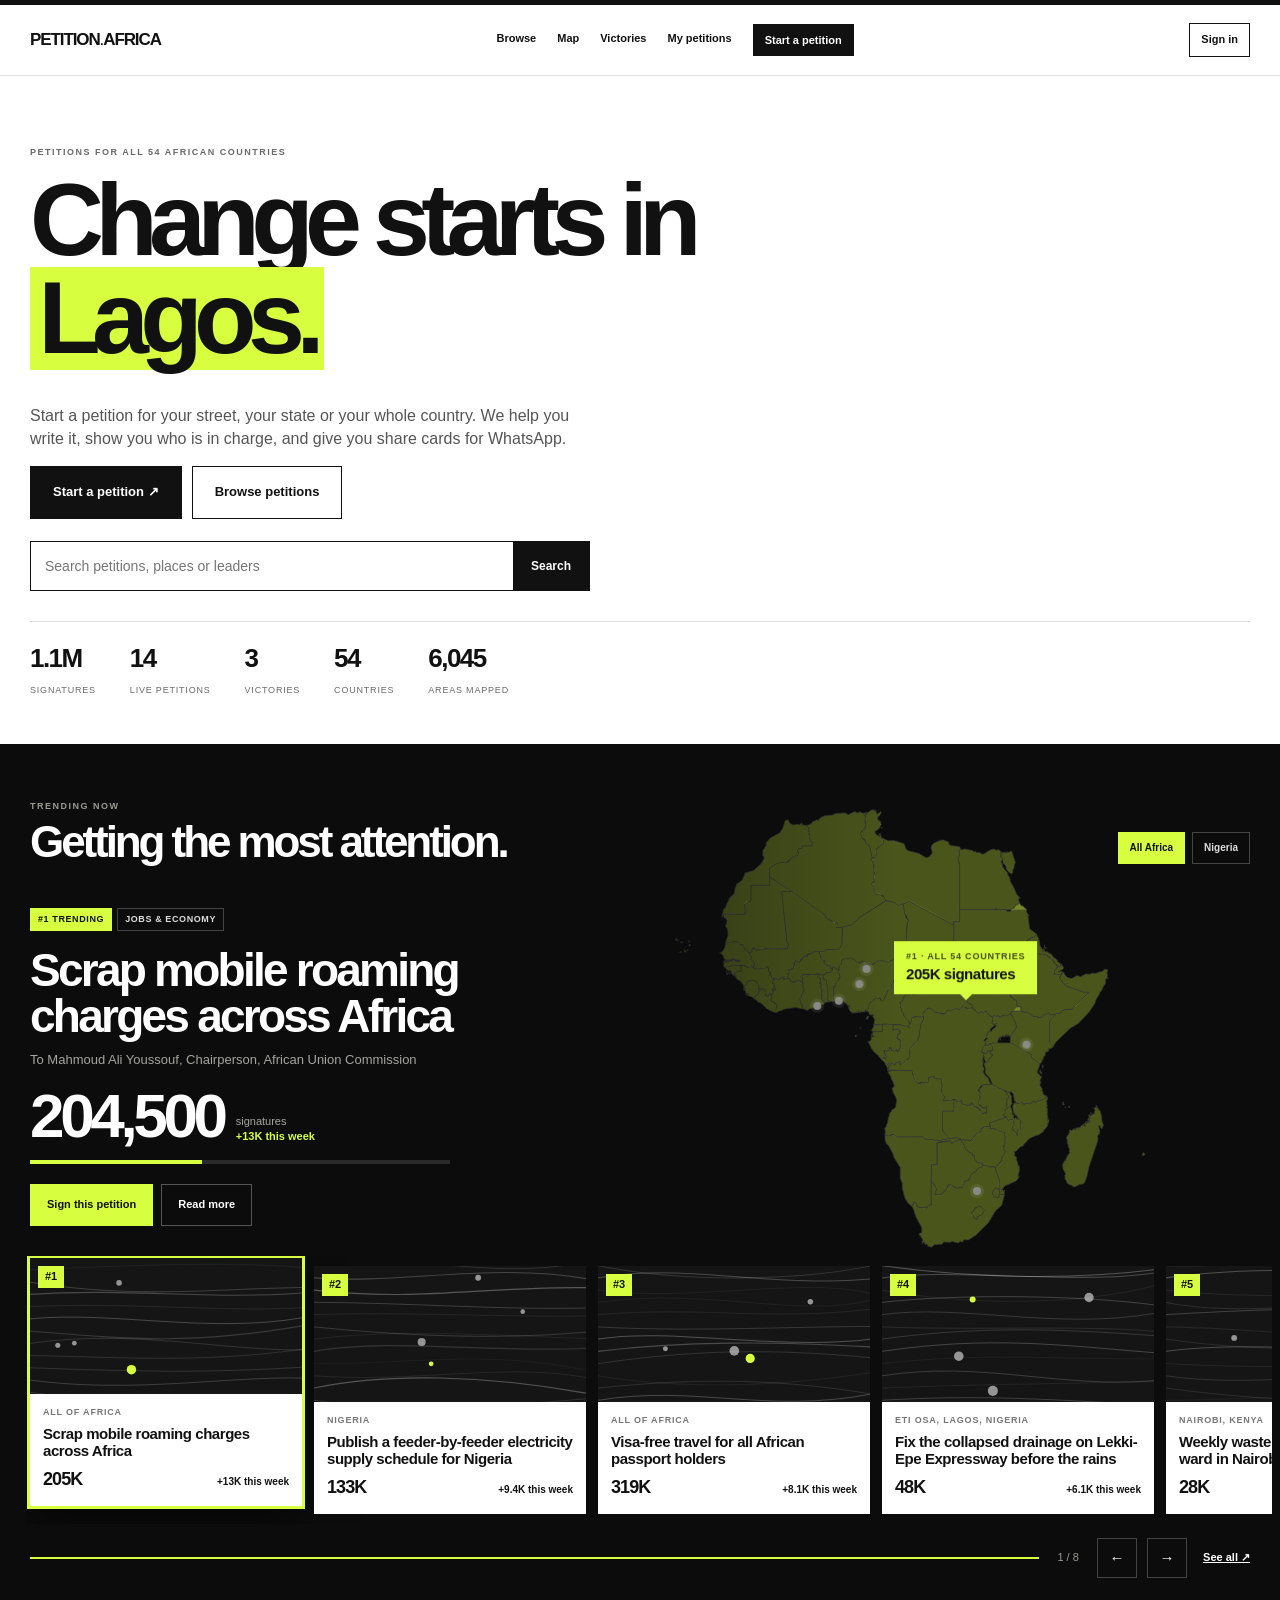
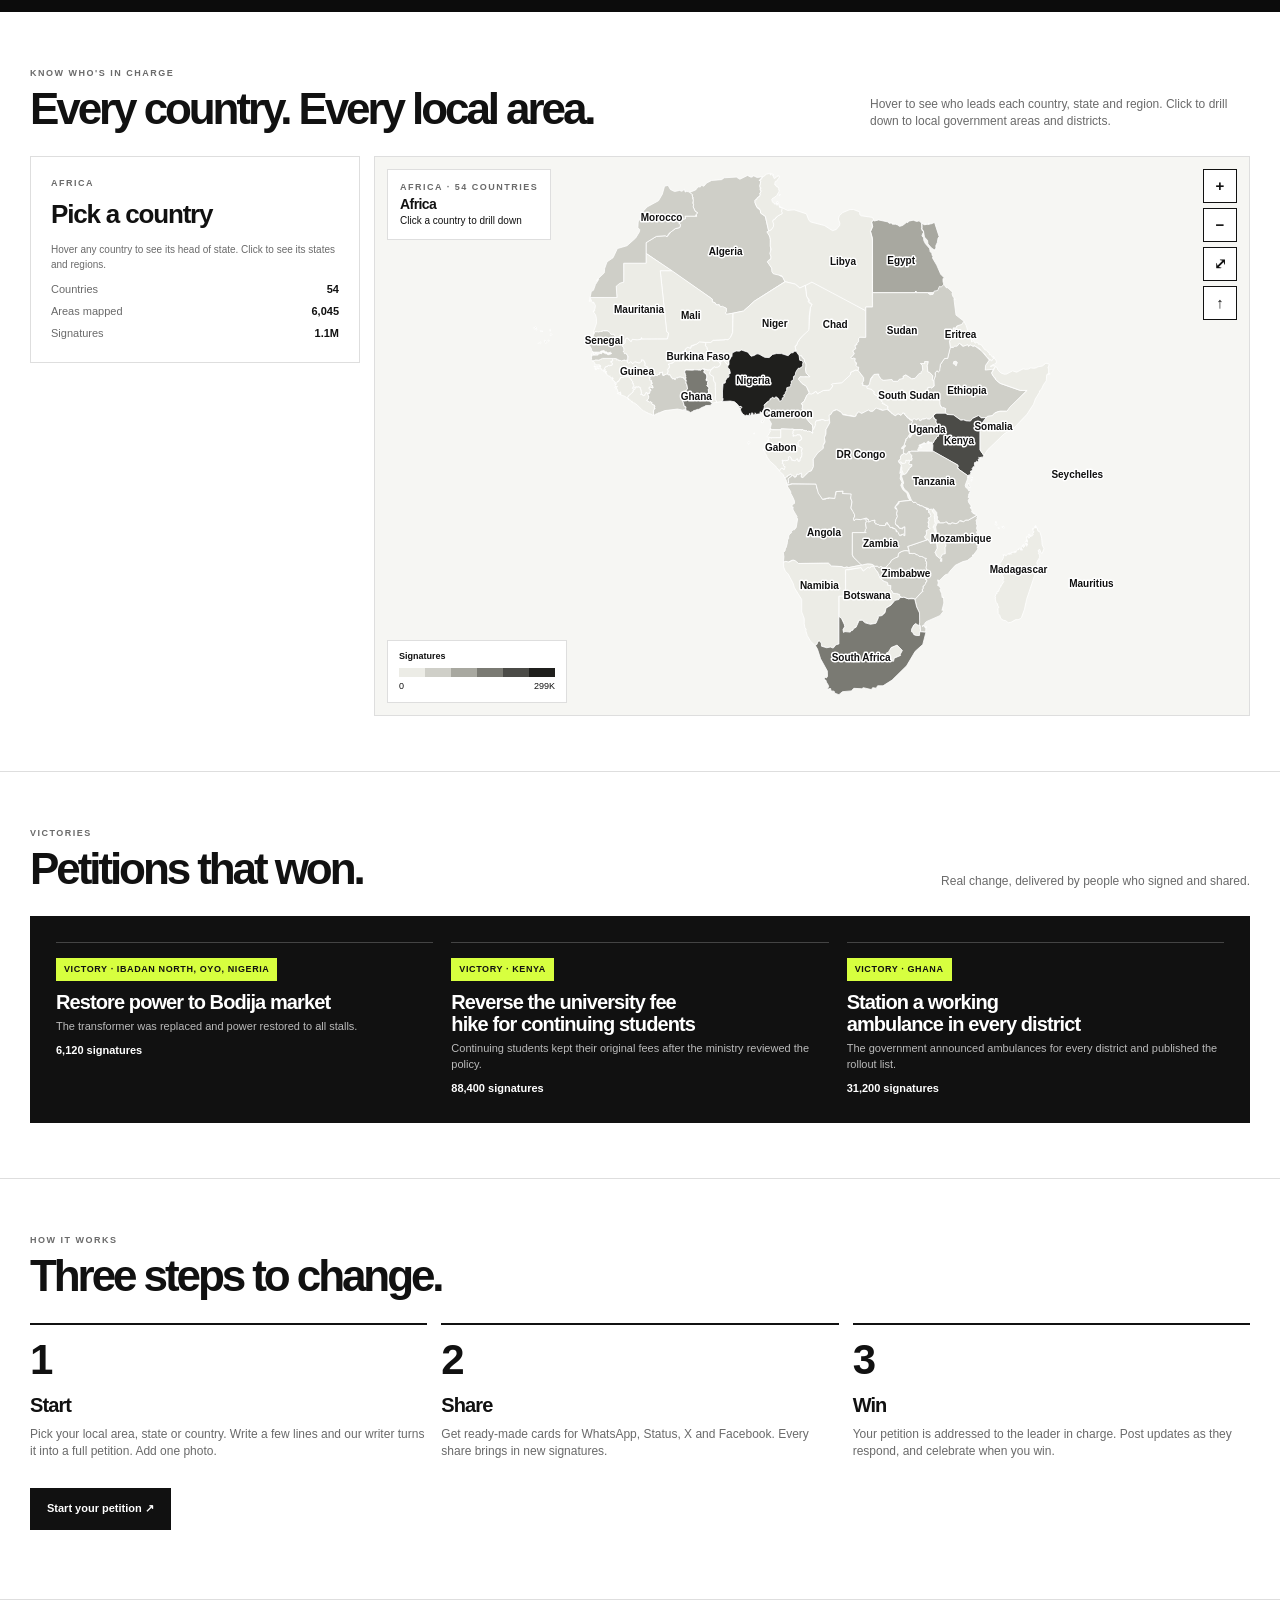
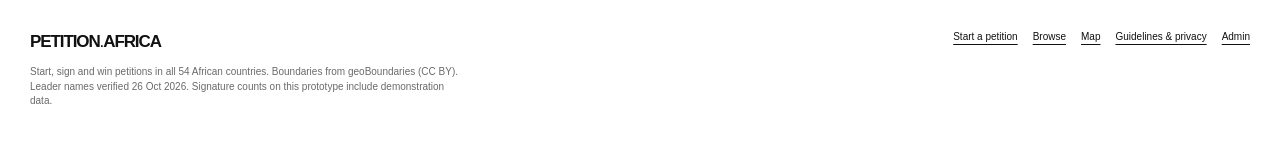
<file: index.html>
<!doctype html>
<html lang="en">
<head>
<meta charset="utf-8">
<meta name="viewport" content="width=device-width,initial-scale=1,viewport-fit=cover">
<title>Petition.africa</title>
<meta name="claude:viewport-fit-sides" content="cover">
<meta name="description" content="Petition.africa: start and sign petitions for change across Africa.">
<link rel="stylesheet" href="assets/styles.css">
</head>
<body data-page="home">
<div id="siteHeader"></div>
<main>
<div class="wrap hero-rot">
  <div class="eyebrow">Petitions for all 54 African countries</div>
  <h1>Change starts in<br><span class="rot" id="rot" aria-live="polite"></span></h1>
  <p style="font-size:16px;color:#555;max-width:560px">Start a petition for your street, your state or your whole country. We help you write it, show you who is in charge, and give you share cards for WhatsApp.</p>
  <div class="hero-cta"><a class="btn" href="start.html">Start a petition ↗</a><a class="btn outline" href="browse.html">Browse petitions</a></div>
  <form class="searchbar" id="hs" role="search"><input id="hq" type="search" placeholder="Search petitions, places or leaders" aria-label="Search petitions"><button type="submit">Search</button></form>
  <div class="statrow" id="stats"></div>
</div>

<section class="stage-sec" id="trending"></section>

<section><div class="wrap">
  <div class="sectionhead"><div><div class="eyebrow">Know who's in charge</div><h2>Every country. Every local area.</h2></div><p>Hover to see who leads each country, state and region. Click to drill down to local government areas and districts.</p></div>
  <div class="map-layout">
    <div class="map-side"><div class="box" id="hd"></div></div>
    <div id="hmap" style="height:560px"></div>
  </div>
</div></section>

<section><div class="wrap">
  <div class="sectionhead"><div><div class="eyebrow">Victories</div><h2>Petitions that won.</h2></div><p>Real change, delivered by people who signed and shared.</p></div>
  <div class="vict" id="vict"></div>
</div></section>

<section><div class="wrap">
  <div class="sectionhead"><div><div class="eyebrow">How it works</div><h2>Three steps to change.</h2></div></div>
  <div class="steps3">
    <div><b>1</b><h3>Start</h3><p>Pick your local area, state or country. Write a few lines and our writer turns it into a full petition. Add one photo.</p></div>
    <div><b>2</b><h3>Share</h3><p>Get ready-made cards for WhatsApp, Status, X and Facebook. Every share brings in new signatures.</p></div>
    <div><b>3</b><h3>Win</h3><p>Your petition is addressed to the leader in charge. Post updates as they respond, and celebrate when you win.</p></div>
  </div>
  <p style="margin-top:28px"><a class="btn" href="start.html">Start your petition ↗</a></p>
</div></section>
</main>


<div id="siteFooter"></div>
<script src="assets/geo/index.js"></script>
<script src="assets/leaders.js"></script>
<script src="assets/writer.js"></script>
<script src="assets/app.js"></script>
<script src="assets/geo/africa.js"></script>
<script src="assets/map.js"></script>
<script src="assets/geo/points.js"></script>
<script src="assets/stage.js"></script>
<script data-page-script>
(function(){
const D=CG.db();
// rotating place names
const places=['Lagos.','Nairobi.','Accra.','Kano.','Johannesburg.','Kumasi.','Mombasa.','Dakar.','Kampala.','Addis Ababa.','your street.'];
const rot=CG.$('#rot');rot.innerHTML=places.map((p,i)=>`<span class="${i?'':'on'}">${p}</span>`).join('');let ri=0;
const spans=CG.$$('#rot span');
if(!matchMedia('(prefers-reduced-motion: reduce)').matches)setInterval(()=>{const a=spans[ri];ri=(ri+1)%spans.length;const b=spans[ri];a.classList.remove('on');a.classList.add('out');b.classList.remove('out');b.classList.add('on');setTimeout(()=>a.classList.remove('out'),650)},2200);
// stats
const live=D.petitions.filter(CG.live);const total=live.reduce((s,p)=>s+CG.count(p),0);const areas=Object.values(CG.GEO).reduce((s,g)=>s+g.adm1.length+g.adm2.length,0);
CG.$('#stats').innerHTML=`<div><strong>${CG.short(total)}</strong><span>Signatures</span></div><div><strong>${D.petitions.filter(p=>p.status==='open').length}</strong><span>Live petitions</span></div><div><strong>${D.petitions.filter(p=>p.status==='victory').length}</strong><span>Victories</span></div><div><strong>54</strong><span>Countries</span></div><div><strong>${CG.fmt(areas)}</strong><span>Areas mapped</span></div>`;
CG.$('#hs').onsubmit=e=>{e.preventDefault();CG.go('browse.html',{q:CG.$('#hq').value})};
// trending stage
CG.stage(CG.$('#trending'));
// victories
const v=D.petitions.filter(p=>p.status==='victory').sort((a,b)=>b.wonAt-a.wonAt).slice(0,3);
CG.$('#vict').innerHTML=v.map(p=>`<article><a href="petition.html#${p.id}" data-pet="${p.id}"><span class="chip">Victory · ${CG.esc(CG.scopeLabel(p))}</span><h3>${CG.esc(p.title)}</h3><p>${CG.esc(p.outcome||'')}</p><p style="margin-top:8px;color:#fff;font-weight:800">${CG.fmt(CG.count(p))} signatures</p></a></article>`).join('');
// map
const sig=CG.sigIndex();const hd=CG.$('#hd');
const map=new CGMap(CG.$('#hmap'),{values:()=>({data:sig,label:'Signatures',fmt:x=>CG.short(Math.round(x))}),onChange:(s,m)=>{
  const id=s.adm2||s.sel||s.adm1||s.cc;
  if(!id){hd.innerHTML=`<div class="eyebrow">Africa</div><h3 style="font-size:26px;margin:6px 0">Pick a country</h3><p class="smallnote">Hover any country to see its head of state. Click to see its ${'states and regions'}.</p><div class="kv"><span>Countries</span><span>54</span><span>Areas mapped</span><span>${CG.fmt(areas)}</span><span>Signatures</span><span>${CG.short(total)}</span></div>`;return}
  const L=CG.leader(id);const name=CG.GEO[id]?CG.COUNTRIES[id]:CG.areaName(id);const pets=CG.petsIn(id);
  hd.innerHTML=`<div class="eyebrow">${CG.GEO[id]?'Country':CG.esc(CG.area(id).level===1?m.geo.l1:m.geo.l2)}</div><h3 style="font-size:26px;margin:6px 0 10px">${CG.esc(name)}</h3>
  ${L&&L.title?`<div class="leader"><small>${CG.esc(L.office||L.title)}</small><strong>${CG.esc(L.name||'Not yet listed')}</strong>${L.gov?`<small style="margin-top:6px">${CG.esc(L.gov.title)}</small><strong>${CG.esc(L.gov.name)}</strong>`:''}</div>`:''}
  <div class="kv"><span>Signatures from here</span><span>${CG.fmt(sig[id]||0)}</span><span>Petitions about here</span><span>${pets.length}</span></div>
  <p style="margin:14px 0 0;display:flex;gap:8px;flex-wrap:wrap"><button class="btn small" id="hStart">Start a petition here</button><button class="btn small outline" id="hOpen">Open full map</button></p>`;
  CG.$('#hStart').onclick=()=>CG.go('start.html',{cc:s.cc,adm1:s.adm1||(CG.area(id)?.level===1?id:''),adm2:s.adm2||''});
  CG.$('#hOpen').onclick=()=>CG.go('map.html',{cc:s.cc,adm1:s.adm1,adm2:s.adm2})}});
map.open(null,null,null,true);
})();
</script>
</body>
</html>
</file>
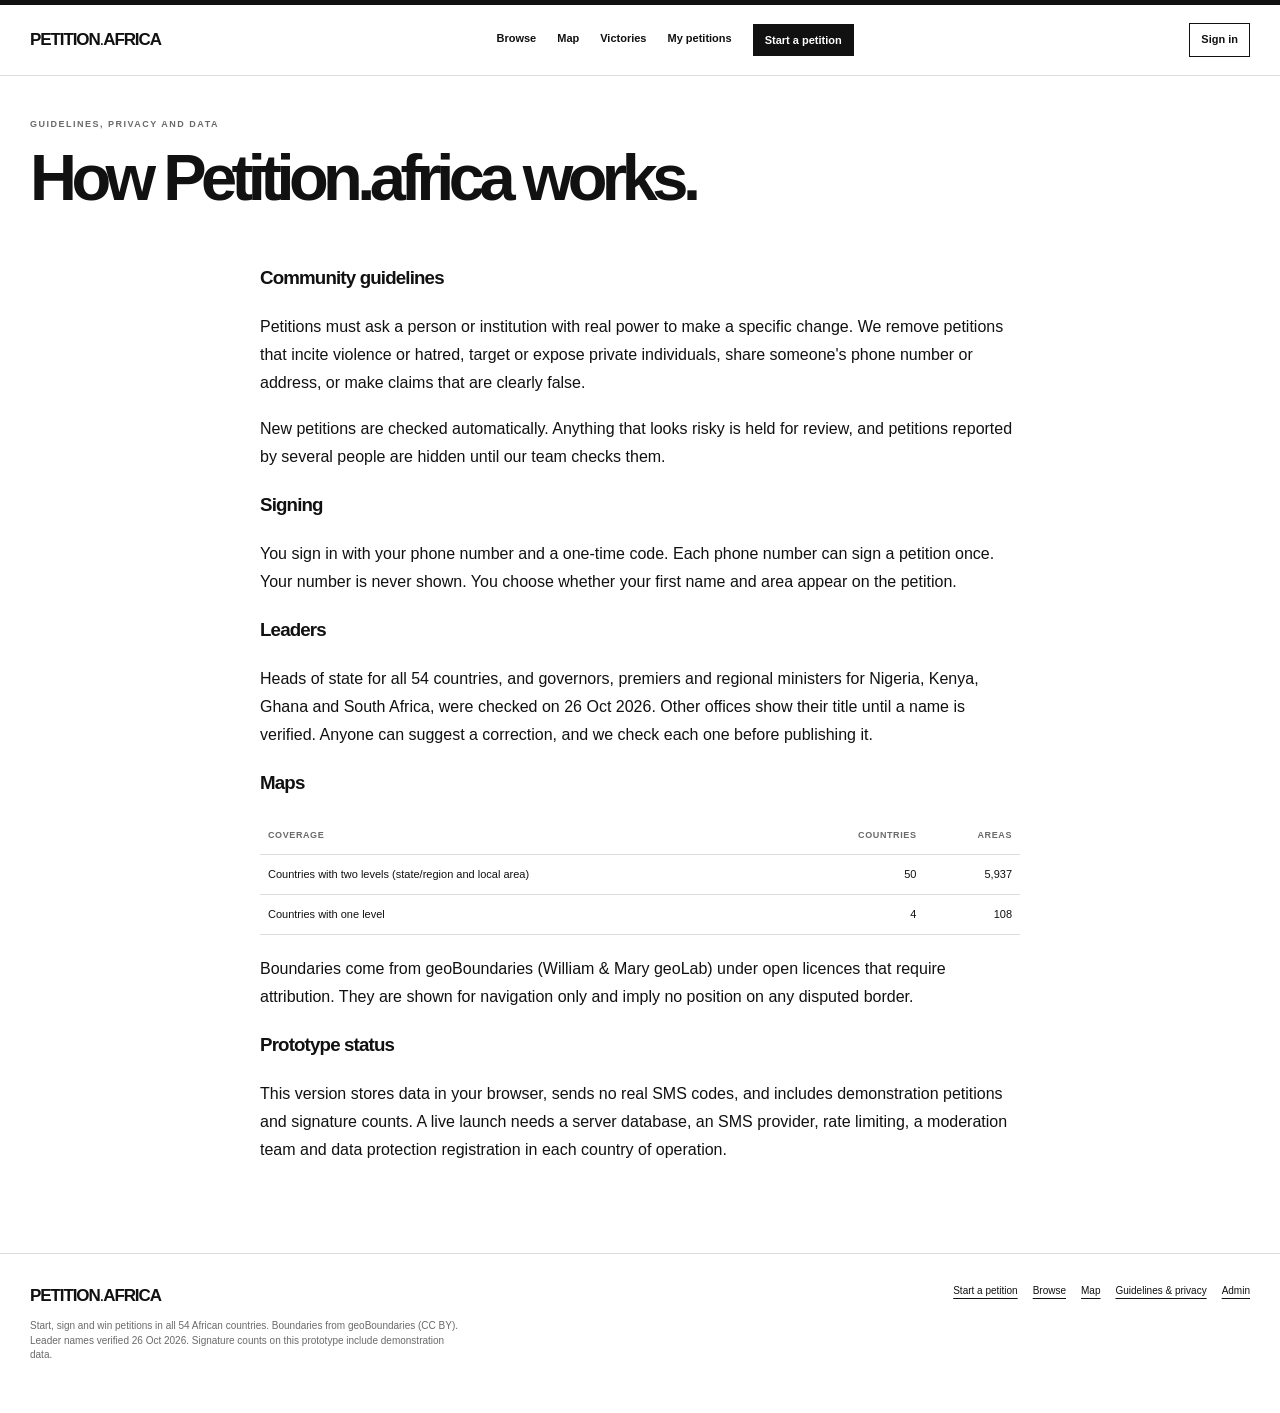
<file: about.html>
<!doctype html>
<html lang="en">
<head>
<meta charset="utf-8">
<meta name="viewport" content="width=device-width,initial-scale=1,viewport-fit=cover">
<title>Guidelines & Privacy · Petition.africa</title>
<meta name="claude:viewport-fit-sides" content="cover">
<meta name="description" content="Petition.africa: start and sign petitions for change across Africa.">
<link rel="stylesheet" href="assets/styles.css">
</head>
<body data-page="about">
<div id="siteHeader"></div>
<main><div class="wrap pagehead"><div class="eyebrow">Guidelines, privacy and data</div><h1>How Petition.africa works.</h1></div>
<section style="padding-top:0"><div class="wrap"><div class="article-body" style="margin-top:0">
<h3>Community guidelines</h3>
<p>Petitions must ask a person or institution with real power to make a specific change. We remove petitions that incite violence or hatred, target or expose private individuals, share someone's phone number or address, or make claims that are clearly false.</p>
<p>New petitions are checked automatically. Anything that looks risky is held for review, and petitions reported by several people are hidden until our team checks them.</p>
<h3>Signing</h3>
<p>You sign in with your phone number and a one-time code. Each phone number can sign a petition once. Your number is never shown. You choose whether your first name and area appear on the petition.</p>
<h3>Leaders</h3>
<p>Heads of state for all 54 countries, and governors, premiers and regional ministers for Nigeria, Kenya, Ghana and South Africa, were checked on <span id="ver"></span>. Other offices show their title until a name is verified. Anyone can suggest a correction, and we check each one before publishing it.</p>
<h3>Maps</h3>
<div class="table-wrap" style="margin-bottom:20px"><table><thead><tr><th>Coverage</th><th class="num">Countries</th><th class="num">Areas</th></tr></thead><tbody id="cov"></tbody></table></div>
<p>Boundaries come from geoBoundaries (William &amp; Mary geoLab) under open licences that require attribution. They are shown for navigation only and imply no position on any disputed border.</p>
<h3>Prototype status</h3>
<p>This version stores data in your browser, sends no real SMS codes, and includes demonstration petitions and signature counts. A live launch needs a server database, an SMS provider, rate limiting, a moderation team and data protection registration in each country of operation.</p>
</div></div></section></main>


<div id="siteFooter"></div>
<script src="assets/geo/index.js"></script>
<script src="assets/leaders.js"></script>
<script src="assets/writer.js"></script>
<script src="assets/app.js"></script>
<script data-page-script>
(function(){CG.$('#ver').textContent=CG.L.verified;const G=Object.values(CG.GEO);const two=G.filter(g=>g.adm2.length);
CG.$('#cov').innerHTML=`<tr><td>Countries with two levels (state/region and local area)</td><td class="num">${two.length}</td><td class="num">${CG.fmt(two.reduce((s,g)=>s+g.adm1.length+g.adm2.length,0))}</td></tr><tr><td>Countries with one level</td><td class="num">${G.length-two.length}</td><td class="num">${CG.fmt(G.filter(g=>!g.adm2.length).reduce((s,g)=>s+g.adm1.length,0))}</td></tr>`})();
</script>
</body>
</html>
</file>
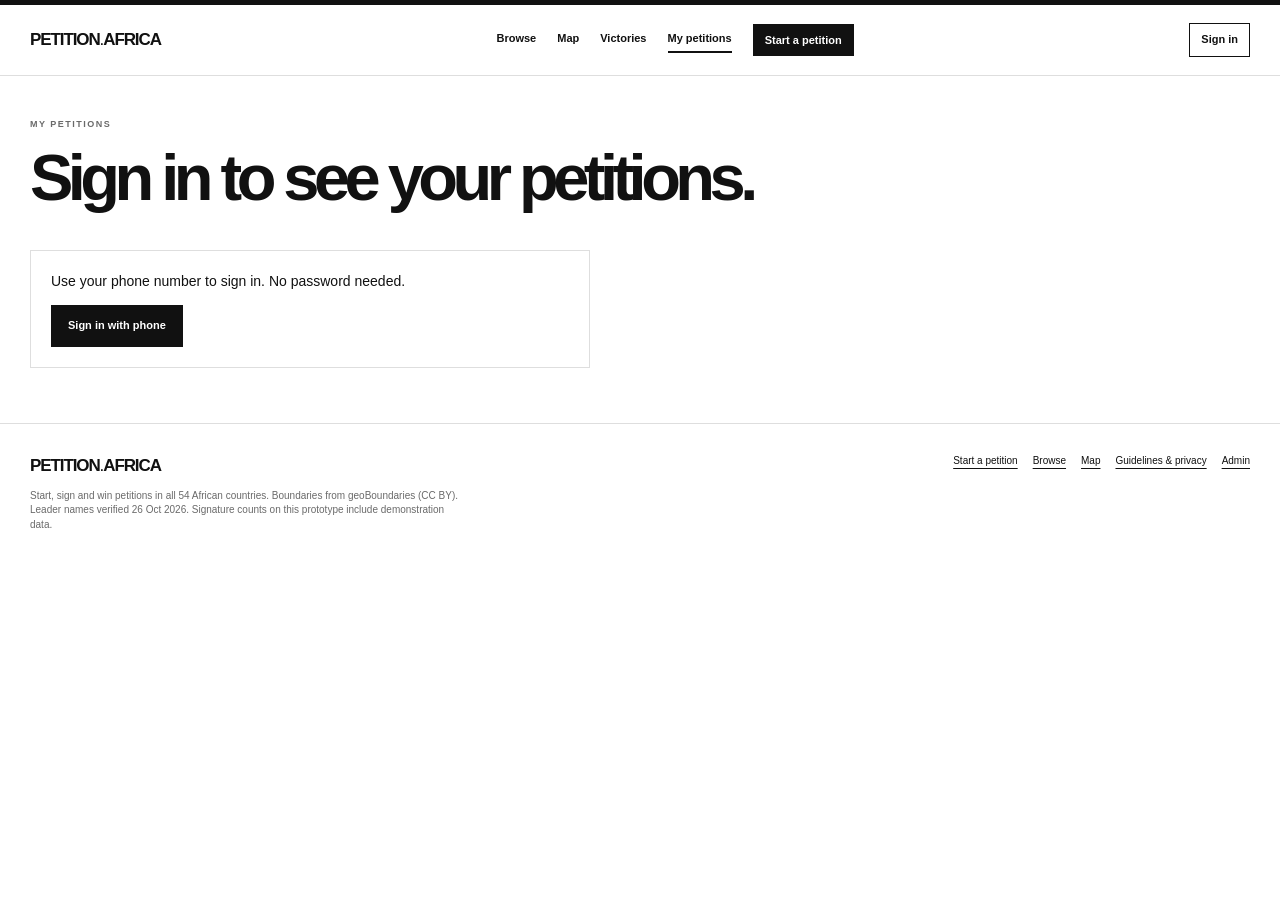
<file: account.html>
<!doctype html>
<html lang="en">
<head>
<meta charset="utf-8">
<meta name="viewport" content="width=device-width,initial-scale=1,viewport-fit=cover">
<title>My Petitions · Petition.africa</title>
<meta name="claude:viewport-fit-sides" content="cover">
<meta name="description" content="Petition.africa: start and sign petitions for change across Africa.">
<link rel="stylesheet" href="assets/styles.css">
</head>
<body data-page="account">
<div id="siteHeader"></div>
<main><div class="wrap pagehead" style="padding-bottom:20px"><div class="eyebrow">My petitions</div><h1 id="hi">Your petitions.</h1></div>
<section style="padding-top:0"><div class="wrap" id="acct"></div></section></main>


<div id="siteFooter"></div>
<script src="assets/geo/index.js"></script>
<script src="assets/leaders.js"></script>
<script src="assets/writer.js"></script>
<script src="assets/app.js"></script>
<script data-page-script>
(function(){
const D=CG.db();const el=CG.$('#acct');const esc=CG.esc;
function render(){const u=CG.user();
  if(!u){CG.$('#hi').textContent='Sign in to see your petitions.';el.innerHTML=`<div class="box" style="max-width:560px"><p>Use your phone number to sign in. No password needed.</p><button class="btn" id="si">Sign in with phone</button></div>`;CG.$('#si').onclick=()=>CG.openSignIn();return}
  CG.$('#hi').textContent='Hello, '+u.name.split(' ')[0]+'.';
  const started=D.petitions.filter(p=>p.creatorId===u.id).sort((a,b)=>b.created-a.created);
  const signed=D.petitions.filter(p=>p.signs.some(s=>s.uid===u.id)&&p.creatorId!==u.id);
  el.innerHTML=`<div class="acct-grid"><div style="display:grid;gap:12px;align-content:start">
  <div class="box"><div class="profile-strip"><div class="avatar">${esc(u.name[0]||'?')}</div><div><strong>${esc(u.name)}</strong><span>${esc(u.phone.replace(/\d(?=\d{3})/g,'•'))}</span></div></div>
  <div class="kv" style="margin:0"><span>Petitions started</span><span>${started.length}</span><span>Petitions signed</span><span>${signed.length+started.length}</span><span>Member since</span><span>${CG.date(u.joined)}</span></div></div>
  <div class="box"><div class="eyebrow">My area</div><p style="font-weight:800;margin:6px 0 10px">${esc(CG.place(u.country,u.adm1,u.adm2)||'Not set')}</p><div id="lp"></div><button class="btn small outline" id="sv">Save area</button><p class="smallnote">Used for "Near me" and to show where signatures come from.</p></div>
  <div class="box"><div class="eyebrow">Account</div><div class="actions" style="margin-top:10px"><button class="btn small outline" id="so">Sign out</button><button class="btn small danger" id="del">Delete account</button></div></div></div>
  <div style="display:grid;gap:14px;min-width:0">
  <div class="dpanel"><h4><span>Petitions I started</span><a class="btn small" href="start.html">Start a petition</a></h4>${started.length?`<div class="table-wrap"><table><thead><tr><th>Petition</th><th>Status</th><th class="num">Signatures</th><th class="num">Shares</th><th></th></tr></thead><tbody>${started.map(p=>`<tr><td class="wrapcell"><b>${esc(p.title)}</b>${p.flag?`<br><small style="color:var(--danger)">${esc(p.flag)}</small>`:''}</td><td><span class="status ${p.status==='victory'?'live':p.status}">${p.status}</span></td><td class="num">${CG.fmt(CG.count(p))}</td><td class="num">${CG.fmt(p.shares||0)}</td><td><a class="btn small outline" href="petition.html#${p.id}" data-pet="${p.id}">Open</a></td></tr>`).join('')}</tbody></table></div>`:'<div class="empty">You have not started a petition yet.</div>'}</div>
  <div class="dpanel"><h4>Petitions I signed</h4>${signed.length?`<div class="pgrid" style="grid-template-columns:repeat(auto-fill,minmax(220px,1fr))">${signed.map(p=>CG.card(p)).join('')}</div>`:'<div class="empty">Nothing signed yet. <a href="browse.html">Find a petition</a>.</div>'}</div></div></div>`;
  const pk=CG.locationPicker(CG.$('#lp'),u,{prefix:'ac',optional:true});
  CG.$('#sv').onclick=()=>{const uu=D.users.find(x=>x.id===u.id);Object.assign(uu,pk.get());CG.setCountry(uu.country);CG.save();CG.toast('Area saved');render()};
  CG.$('#so').onclick=CG.signOut;
  CG.$('#del').onclick=()=>CG.confirm('Delete your account?','Your profile is removed. Your signatures stay as anonymous counts. Petitions you started stay live.','Delete account',()=>{D.petitions.forEach(p=>p.signs.forEach(s=>{if(s.uid===u.id){s.uid='deleted';s.name='Supporter';s.comment=''}}));D.users=D.users.filter(x=>x.id!==u.id);CG.save();CG.ls.del('pa_session');location.href='index.html'})}
render();
})();
</script>
</body>
</html>
</file>
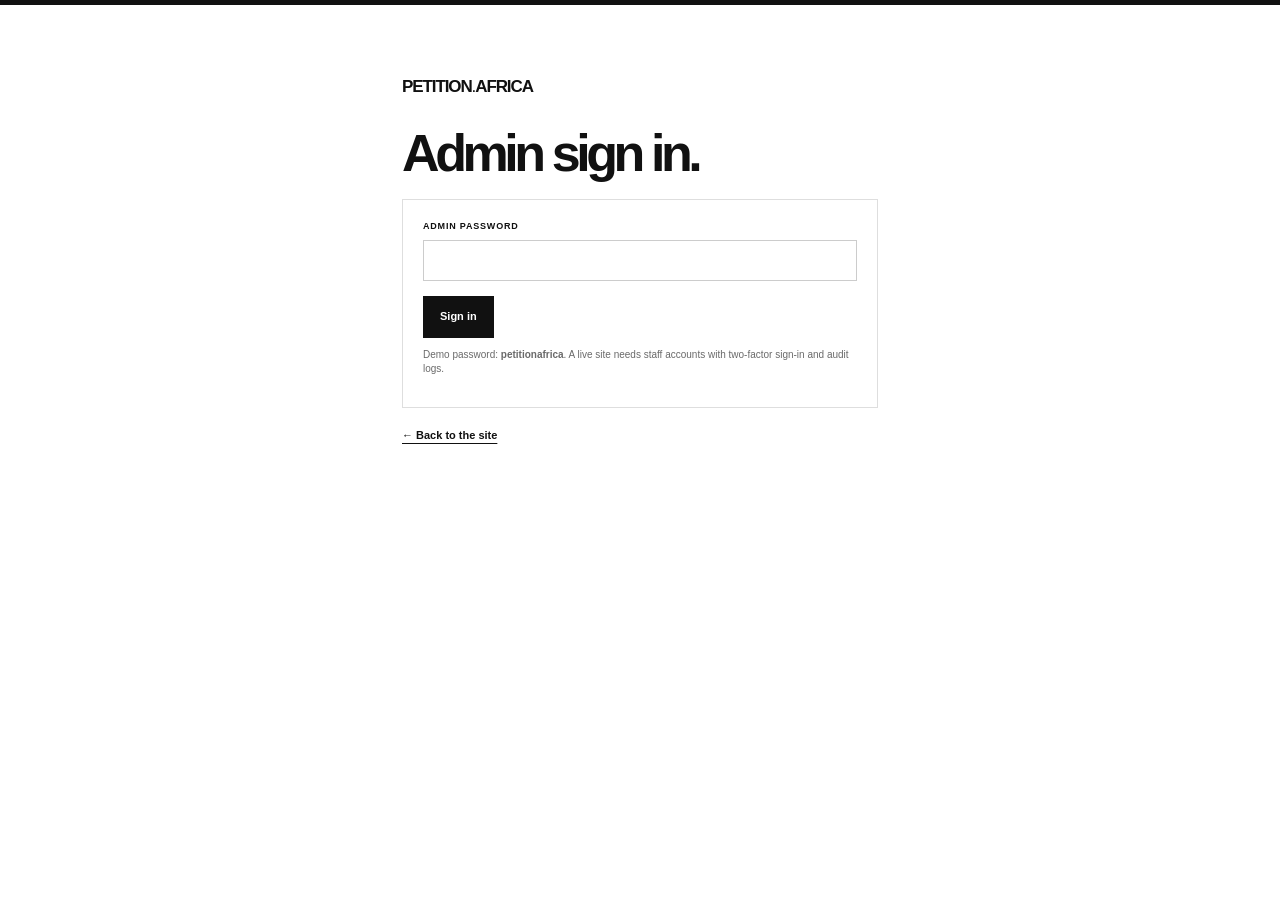
<file: admin.html>
<!doctype html>
<html lang="en">
<head>
<meta charset="utf-8">
<meta name="viewport" content="width=device-width,initial-scale=1,viewport-fit=cover">
<title>Admin · Petition.africa</title>
<meta name="claude:viewport-fit-sides" content="cover">
<meta name="description" content="Petition.africa: start and sign petitions for change across Africa.">
<link rel="stylesheet" href="assets/styles.css">
</head>
<body data-page="admin" class="admin-body">
<div id="gate" class="hidden"><div class="topline"></div><div class="wrap" style="max-width:520px;padding-block:70px">
  <a href="index.html" class="brand">PETITION<em>.</em>AFRICA</a><h1 style="font-size:52px;margin-top:30px">Admin sign in.</h1>
  <form class="box" id="gf"><div class="field"><label for="gp">Admin password</label><input id="gp" type="password" required autocomplete="current-password"></div><button class="btn" type="submit">Sign in</button>
  <p class="smallnote">Demo password: <b>petitionafrica</b>. A live site needs staff accounts with two-factor sign-in and audit logs.</p><div id="ge" class="smallnote" style="color:var(--danger)"></div></form>
  <p style="margin-top:16px"><a class="arrow-link" href="index.html">← Back to the site</a></p></div></div>
<div id="shell" class="admin-shell hidden">
  <aside class="admin-side"><a href="index.html" class="brand">PETITION<em>.</em>AFRICA</a><div class="eyebrow">Admin</div>
    <nav id="anav"><button data-v="overview">Overview</button><button data-v="petitions">Petitions</button><button data-v="reports">Reports</button><button data-v="leaders">Leaders</button><button data-v="supporters">Supporters</button><button data-v="geography">Geography</button><button data-v="settings">Settings</button></nav>
    <div class="side-foot"><a href="index.html">View site ↗</a><button class="btn small outline" id="lo" style="background:transparent;color:#ddd;border-color:#555">Sign out</button></div></aside>
  <main class="admin-main" id="V"></main>
</div>

<script src="assets/geo/index.js"></script>
<script src="assets/leaders.js"></script>
<script src="assets/writer.js"></script>
<script src="assets/app.js"></script>
<script data-page-script>
(function(){
const D=CG.db();const V=CG.$('#V');const esc=CG.esc;let cur='overview',ctx={};
function gate(){const ok=CG.isAdmin();CG.$('#gate').classList.toggle('hidden',ok);CG.$('#shell').classList.toggle('hidden',!ok);if(ok)show(location.hash.slice(1)||'overview')}
CG.$('#gf').onsubmit=e=>{e.preventDefault();if(CG.adminLogin(CG.$('#gp').value))gate();else CG.$('#ge').textContent='Wrong password.'};
CG.$('#lo').onclick=()=>{CG.adminLogout();gate()};
CG.$('#anav').onclick=e=>{const b=e.target.closest('[data-v]');if(b)show(b.dataset.v)};
const pendingN=()=>D.petitions.filter(p=>p.status==='pending'||p.victoryClaim).length,repN=()=>D.reports.filter(r=>r.status==='open').length;
function badges(){CG.$$('#anav button').forEach(b=>{const v=b.dataset.v;const n=v==='petitions'?pendingN():v==='reports'?repN():0;b.innerHTML=b.textContent.replace(/\d+$/,'').trim()+(n?` <b>${n}</b>`:'')})}
function show(v,c){if(!VIEWS[v])v='overview';cur=v;ctx=c||{};try{history.replaceState(null,'','#'+v)}catch(e){}CG.$$('#anav button').forEach(b=>b.classList.toggle('active',b.dataset.v===v));badges();VIEWS[v]();window.scrollTo(0,0)}
const top=(e,t,s,a)=>`<div class="admin-top"><div><div class="eyebrow">${e}</div><h2>${t}</h2>${s?`<p>${s}</p>`:''}</div><div class="actions">${a||''}</div></div>`;
const VIEWS={
overview(){const live=D.petitions.filter(p=>p.status==='open');const sigs=D.petitions.filter(CG.live).reduce((s,p)=>s+CG.count(p),0);const wk=D.petitions.reduce((s,p)=>s+CG.recentCount(p),0);
  const tr=CG.trending().slice(0,8);const byC={};D.petitions.filter(CG.live).forEach(p=>{const k=p.country||'Africa-wide';byC[k]=(byC[k]||0)+CG.count(p)});const bc=Object.entries(byC).sort((a,b)=>b[1]-a[1]).slice(0,8);const mx=bc[0]?bc[0][1]:1;
  V.innerHTML=top('Overview','Platform at a glance.','Live from the database. Seeded petitions and counts are demo data.')+
  `<div class="metrics"><div class="metric-card"><span>Signatures</span><strong>${CG.short(sigs)}</strong><small>${CG.short(wk)} in the last 7 days</small></div><div class="metric-card"><span>Live petitions</span><strong>${live.length}</strong><small>${D.petitions.filter(p=>p.status==='victory').length} victories</small></div><div class="metric-card"><span>Needs review</span><strong>${pendingN()+repN()}</strong><small>${pendingN()} petitions · ${repN()} reports</small></div><div class="metric-card"><span>Supporters</span><strong>${D.users.length}</strong><small>signed up on this site</small></div></div>
  <div class="grid2"><div class="dpanel"><h4>Trending now</h4><div class="table-wrap"><table><thead><tr><th>#</th><th>Petition</th><th class="num">This week</th><th class="num">Total</th><th class="num">Shares</th></tr></thead><tbody>${tr.map((p,i)=>`<tr><td>${i+1}</td><td class="wrapcell">${esc(p.title)}</td><td class="num">${CG.fmt(CG.recentCount(p))}</td><td class="num">${CG.fmt(CG.count(p))}</td><td class="num">${CG.fmt(p.shares||0)}</td></tr>`).join('')}</tbody></table></div></div>
  <div class="dpanel"><h4>Signatures by country</h4><div class="mini-bars">${bc.map(([k,n])=>`<div class="mini-bar"><div><span>${esc(CG.COUNTRIES[k]||k)}</span><span>${CG.short(n)}</span></div><div class="bar"><span style="width:${n/mx*100}%"></span></div></div>`).join('')}</div><h4 style="margin-top:22px">Recent activity</h4><div class="feed">${D.activity.slice(0,8).map(a=>`<div><span>${esc(a.text)}</span><time>${CG.ago(a.at)}</time></div>`).join('')}</div></div></div>`},
petitions(){let f=ctx.f||(pendingN()?'review':'open');
  V.innerHTML=top('Petitions','Moderation.','Approve held petitions, confirm victories, feature or remove petitions.')+`<div class="toolbar"><div class="filters" id="pf">${[['review','Needs review'],['open','Live'],['victory','Victories'],['closed','Closed'],['rejected','Removed'],['all','All']].map(([k,l])=>`<button class="filter" data-f="${k}">${l}</button>`).join('')}</div><input class="grow" id="pq" type="search" placeholder="Search"></div><div class="dpanel"><div class="table-wrap"><table><thead><tr><th>Petition</th><th>Area</th><th>Status</th><th class="num">Signatures</th><th class="num">Reports</th><th>Started</th><th>Actions</th></tr></thead><tbody id="pt"></tbody></table></div></div>`;
  const draw=()=>{CG.$$('#pf .filter').forEach(x=>x.classList.toggle('active',x.dataset.f===f));const q=CG.$('#pq').value.toLowerCase();
    const l=D.petitions.filter(p=>(f==='all'||(f==='review'?(p.status==='pending'||p.victoryClaim):p.status===f))&&(!q||p.title.toLowerCase().includes(q))).sort((a,b)=>b.created-a.created);
    CG.$('#pt').innerHTML=l.map(p=>`<tr><td class="wrapcell"><b>${esc(p.title)}</b>${p.featured?' <span class="chip lime">Featured</span>':''}${p.flag?`<br><small style="color:var(--danger)">Auto-check: ${esc(p.flag)}</small>`:''}${p.victoryClaim?`<br><small><b>Victory claimed:</b> ${esc(p.victoryClaim)}</small>`:''}</td><td>${esc(CG.scopeLabel(p))}</td><td><span class="status ${p.status==='victory'?'live':p.status}">${p.status}</span></td><td class="num">${CG.fmt(CG.count(p))}</td><td class="num">${p.reports||0}</td><td>${CG.date(p.created)}</td>
    <td><div class="actions">${p.status==='pending'?`<button class="btn small" data-a="open|${p.id}">Approve</button><button class="btn small danger" data-a="rejected|${p.id}">Remove</button>`:''}${p.victoryClaim?`<button class="btn small" data-a="win|${p.id}">Confirm victory</button><button class="btn small outline" data-a="nowin|${p.id}">Decline</button>`:''}${p.status==='open'?`<button class="btn small outline" data-a="feat|${p.id}">${p.featured?'Unfeature':'Feature'}</button><button class="btn small outline" data-a="markwin|${p.id}">Mark victory</button><button class="btn small outline" data-a="closed|${p.id}">Close</button><button class="btn small danger" data-a="rejected|${p.id}">Remove</button>`:''}${['closed','rejected'].includes(p.status)?`<button class="btn small outline" data-a="open|${p.id}">Restore</button>`:''}<a class="btn small outline" href="petition.html#${p.id}" data-pet="${p.id}">View</a></div></td></tr>`).join('')||'<tr><td colspan="7"><div class="empty">Nothing here.</div></td></tr>'};
  CG.$('#pf').onclick=e=>{const b=e.target.closest('[data-f]');if(b){f=b.dataset.f;draw()}};CG.$('#pq').oninput=draw;
  CG.$('#pt').onclick=e=>{const b=e.target.closest('[data-a]');if(!b)return;const [a,id]=b.dataset.a.split('|');const p=CG.pet(id);
    if(a==='feat'){D.petitions.forEach(x=>x.featured=false);p.featured=!p.featured}
    else if(a==='win'){p.status='victory';p.outcome=p.victoryClaim;p.wonAt=Date.now();delete p.victoryClaim;CG.log(`Victory confirmed: "${p.title}"`)}
    else if(a==='nowin'){delete p.victoryClaim}
    else if(a==='markwin'){const m=CG.modal(`<div class="modal-head"><div><div class="eyebrow">Mark victory</div><h2>${esc(p.title)}</h2></div><button class="close" data-close>Close</button></div><form id="mw"><div class="field"><label for="mwt">What changed?</label><textarea id="mwt" required></textarea></div><button class="btn" type="submit">Confirm victory</button></form>`);CG.$('#mw',m).onsubmit=ev=>{ev.preventDefault();p.status='victory';p.outcome=CG.$('#mwt',m).value.trim();p.wonAt=Date.now();CG.log(`Victory: "${p.title}"`);CG.save();CG.closeModal();CG.toast('Marked as victory');show('petitions',{f})};return}
    else{p.status=a;if(a==='open'){p.reports=0;delete p.flag}CG.log(`Petition "${p.title}" ${a==='open'?'approved':a==='rejected'?'removed':a}`)}
    CG.save();CG.toast('Saved');badges();draw()};draw()},
reports(){V.innerHTML=top('Reports','Reports and suggestions.','Petition reports from users, and suggested leader names.')+`<div class="dpanel"><div class="table-wrap"><table><thead><tr><th>Type</th><th>About</th><th>Detail</th><th>When</th><th>Actions</th></tr></thead><tbody id="rt"></tbody></table></div></div>`;
  const draw=()=>{const l=D.reports.filter(r=>r.status==='open').sort((a,b)=>b.at-a.at);
    CG.$('#rt').innerHTML=l.map(r=>{if(r.type==='leader'){const L=CG.leader(r.area);return `<tr><td><span class="chip">Leader</span></td><td class="wrapcell">${esc(L.office||L.title)} · ${esc(CG.GEO[r.area]?CG.COUNTRIES[r.area]:CG.place(CG.area(r.area).cc,CG.area(r.area).level===1?r.area:CG.area(r.area).parent,CG.area(r.area).level===2?r.area:''))}</td><td class="wrapcell"><b>${esc(r.name)}</b><br><small>Source: ${esc(r.src)}</small></td><td>${CG.ago(r.at)}</td><td><div class="actions"><button class="btn small" data-r="accept|${r.id}">Accept name</button><button class="btn small outline" data-r="dismiss|${r.id}">Dismiss</button></div></td></tr>`}
      const p=CG.pet(r.pid);return `<tr><td><span class="chip">Petition</span></td><td class="wrapcell">${esc(p?p.title:'Deleted')}</td><td>${esc(r.reason)}</td><td>${CG.ago(r.at)}</td><td><div class="actions">${p&&p.status!=='rejected'?`<button class="btn small danger" data-r="remove|${r.id}">Remove petition</button>`:''}<button class="btn small outline" data-r="dismiss|${r.id}">Dismiss</button></div></td></tr>`}).join('')||'<tr><td colspan="5"><div class="empty">No open reports.</div></td></tr>'};
  CG.$('#rt').onclick=e=>{const b=e.target.closest('[data-r]');if(!b)return;const [a,id]=b.dataset.r.split('|');const r=D.reports.find(x=>x.id===id);r.status='done';
    if(a==='accept'){const L=CG.leader(r.area);D.leaders[r.area]={name:r.name,title:L.office||L.title,src:r.src,at:Date.now()};CG.log(`Leader updated: ${r.name}`)}
    if(a==='remove'){const p=CG.pet(r.pid);p.status='rejected';D.reports.forEach(x=>{if(x.pid===r.pid)x.status='done'});CG.log(`Petition removed after report: "${p.title}"`)}
    CG.save();CG.toast('Done');badges();draw()};draw()},
leaders(){const cc=ctx.cc||'NG';const g=CG.GEO[cc];const a1=ctx.a1||'';
  V.innerHTML=top('Leaders','Leaders directory.','Names shown on hover and suggested as petition targets. Edits here override the verified list.')+
  `<div class="toolbar"><select id="lc">${CG.countryOptions(cc)}</select>${g.l2?`<select id="l1"><option value="">${esc(g.l1p)}</option>${CG.adm1List(cc).map(a=>`<option value="${a.id}" ${a.id===a1?'selected':''}>${esc(a.name)}</option>`).join('')}</select>`:''}<span class="smallnote" style="margin:0">Verified list checked ${esc(CG.L.verified)}</span></div>
  <div class="dpanel"><div class="table-wrap"><table><thead><tr><th>Area</th><th>Office</th><th>Name</th><th>Source</th><th></th></tr></thead><tbody id="lt"></tbody></table></div></div>`;
  const rows=[cc,...(a1?[a1,...CG.adm2List(cc,a1).map(x=>x.id)]:CG.adm1List(cc).map(x=>x.id))];
  CG.$('#lt').innerHTML=rows.map(id=>{const L=CG.leader(id)||{};const nm=CG.GEO[id]?CG.COUNTRIES[id]+' (country)':CG.areaName(id);return `<tr data-id="${id}"><td><b>${esc(nm)}</b></td><td><input data-k="title" value="${esc(L.office||L.title||'')}" style="padding:7px;border:1px solid #ccc;width:200px"></td><td><input data-k="name" value="${esc(L.name||'')}" placeholder="Not yet listed" style="padding:7px;border:1px solid #ccc;width:200px"></td><td class="wrapcell"><small>${esc(L.src||'')}</small></td><td><div class="actions"><button class="btn small" data-save>Save</button>${D.leaders[id]?'<button class="btn small outline" data-reset>Revert</button>':''}</div></td></tr>`}).join('');
  CG.$('#lc').onchange=e=>show('leaders',{cc:e.target.value});const s1=CG.$('#l1');if(s1)s1.onchange=e=>show('leaders',{cc,a1:e.target.value});
  CG.$('#lt').onclick=e=>{const tr=e.target.closest('tr');if(!tr)return;const id=tr.dataset.id;
    if(e.target.closest('[data-save]')){const name=CG.$('[data-k=name]',tr).value.trim(),title=CG.$('[data-k=title]',tr).value.trim();if(!name){CG.toast('Enter a name, or use Revert');return}D.leaders[id]={name,title,src:'Admin',at:Date.now()};CG.log(`Leader set: ${title} ${name}`);CG.save();CG.toast('Saved');show('leaders',{cc,a1})}
    if(e.target.closest('[data-reset]')){delete D.leaders[id];CG.save();CG.toast('Reverted to verified list');show('leaders',{cc,a1})}}},
supporters(){V.innerHTML=top('Supporters','People who signed up.','Phone numbers are masked.')+`<div class="dpanel"><div class="table-wrap"><table><thead><tr><th>Name</th><th>Phone</th><th>Area</th><th class="num">Signed</th><th class="num">Started</th><th>Joined</th><th>Status</th><th></th></tr></thead><tbody id="st"></tbody></table></div></div>`;
  const draw=()=>{CG.$('#st').innerHTML=D.users.slice().sort((a,b)=>b.joined-a.joined).map(u=>`<tr><td><b>${esc(u.name)}</b></td><td>${esc(u.phone.replace(/\d(?=\d{3})/g,'•'))}</td><td>${esc(CG.place(u.country,u.adm1,u.adm2))}</td><td class="num">${D.petitions.filter(p=>p.signs.some(s=>s.uid===u.id)).length}</td><td class="num">${D.petitions.filter(p=>p.creatorId===u.id).length}</td><td>${CG.date(u.joined)}</td><td><span class="status ${u.status}">${u.status}</span></td><td><button class="btn small ${u.status==='active'?'danger':'outline'}" data-u="${u.id}">${u.status==='active'?'Suspend':'Reactivate'}</button></td></tr>`).join('')||'<tr><td colspan="8"><div class="empty">No one has signed up on this browser yet.</div></td></tr>'};
  CG.$('#st').onclick=e=>{const b=e.target.closest('[data-u]');if(!b)return;const u=D.users.find(x=>x.id===b.dataset.u);u.status=u.status==='active'?'suspended':'active';CG.save();draw()};draw()},
geography(){const G=CG.GEO;V.innerHTML=top('Geography','Boundary coverage.','All 54 countries are bundled with the site. Source: geoBoundaries.')+
  `<div class="dpanel"><div class="table-wrap"><table><thead><tr><th>Country</th><th>Level 1</th><th class="num">Count</th><th>Level 2</th><th class="num">Count</th><th>Head of state</th><th class="num">Level-1 leaders named</th></tr></thead><tbody>${Object.keys(CG.COUNTRIES).map(cc=>{const g=G[cc];const named=g.adm1.filter(a=>CG.leader(a[0])?.name).length;const h=CG.leader(cc);return `<tr><td><b>${esc(g.name)}</b></td><td>${esc(g.l1p)}</td><td class="num">${g.adm1.length}</td><td>${esc(g.l2p||'–')}</td><td class="num">${g.adm2.length||'–'}</td><td>${esc(h.name)}</td><td class="num">${named}/${g.adm1.length}</td></tr>`}).join('')}</tbody></table></div></div>`},
settings(){V.innerHTML=top('Settings','Data.','The prototype database lives in this browser.')+`<div class="dpanel"><div class="kv" style="max-width:420px;margin-bottom:16px"><span>Petitions</span><span>${D.petitions.length}</span><span>Supporters</span><span>${D.users.length}</span><span>Leader overrides</span><span>${Object.keys(D.leaders).length}</span><span>Storage used</span><span>${Math.round((CG.ls.get('pa_db_v1')||'').length/1024)} KB</span></div><div class="actions"><button class="btn small outline" id="ex">Export database</button><button class="btn small danger" id="rs">Reset to demo data</button></div></div>`;
  CG.$('#ex').onclick=()=>CG.copyBox('Database (JSON)',JSON.stringify(D,(k,v)=>k==='image'&&v?'[photo]':v,1));CG.$('#rs').onclick=()=>CG.confirm('Reset all data?','Everything in this browser returns to the demo state.','Reset',()=>{CG.resetDemo();location.reload()})}
};
gate();
})();
</script>
</body>
</html>
</file>
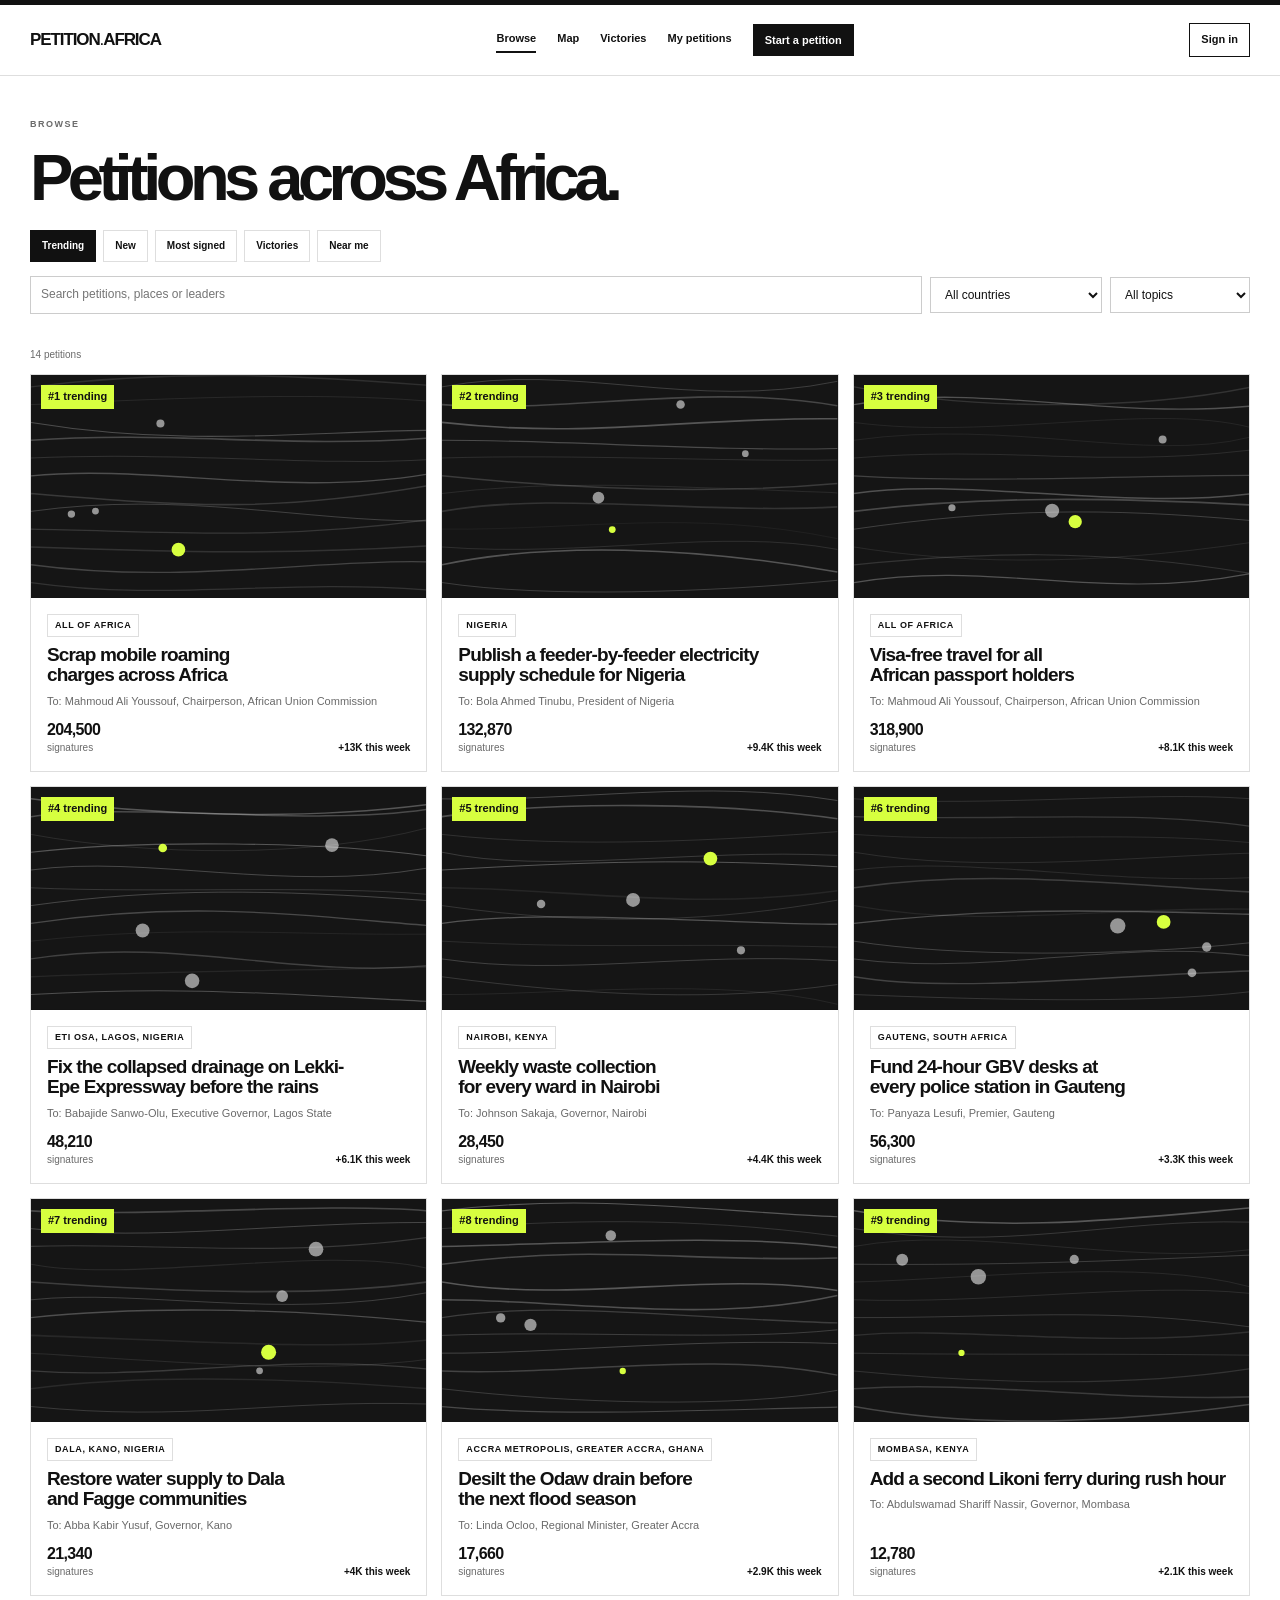
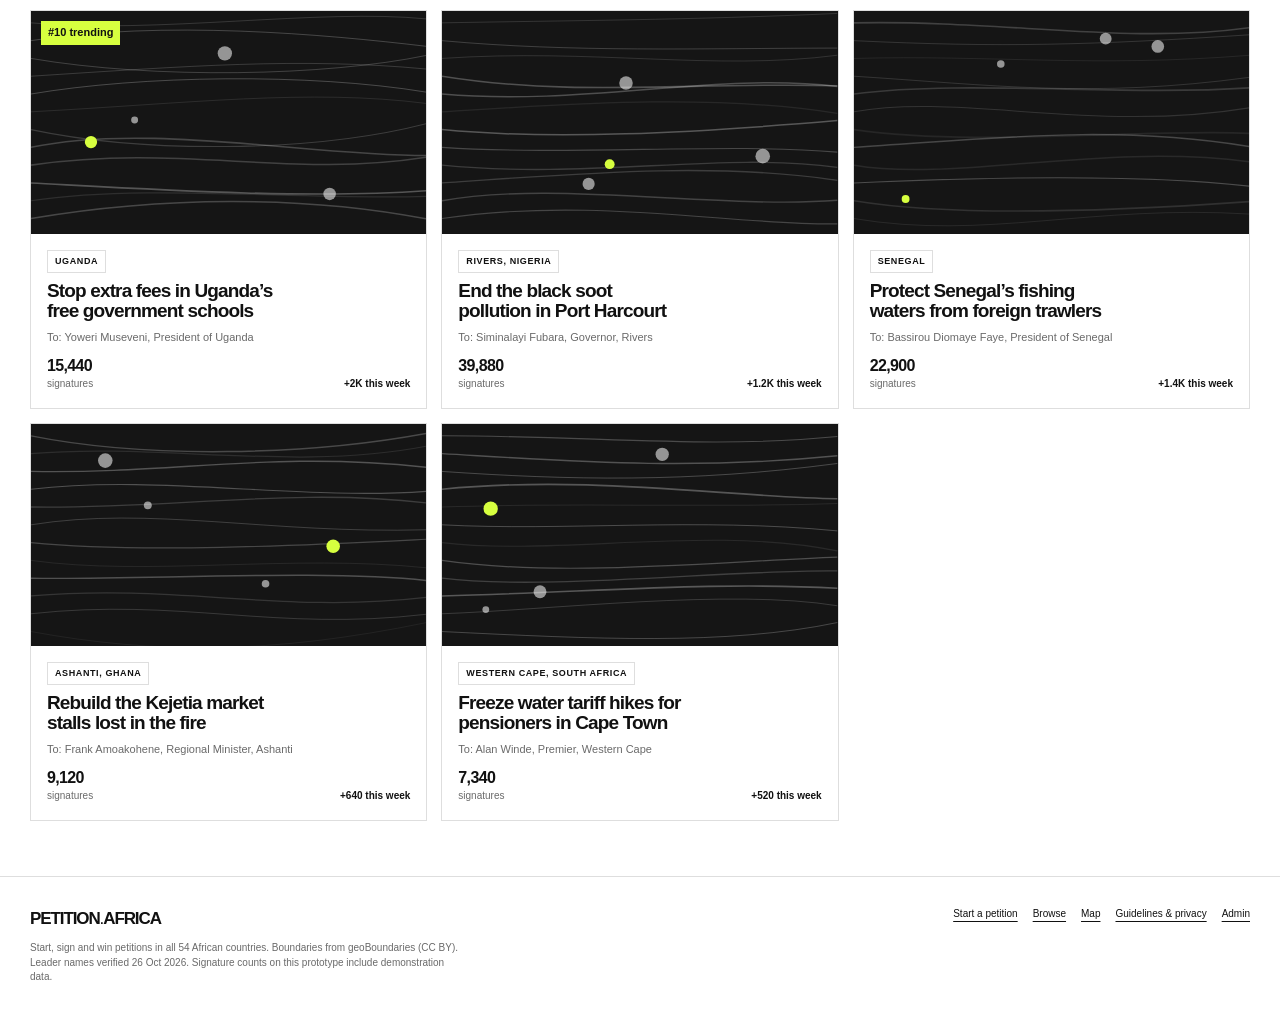
<file: browse.html>
<!doctype html>
<html lang="en">
<head>
<meta charset="utf-8">
<meta name="viewport" content="width=device-width,initial-scale=1,viewport-fit=cover">
<title>Browse Petitions · Petition.africa</title>
<meta name="claude:viewport-fit-sides" content="cover">
<meta name="description" content="Petition.africa: start and sign petitions for change across Africa.">
<link rel="stylesheet" href="assets/styles.css">
</head>
<body data-page="browse">
<div id="siteHeader"></div>
<main>
<div class="wrap pagehead" style="padding-bottom:20px">
  <div class="eyebrow">Browse</div><h1 id="bh">Petitions across Africa.</h1>
  <div class="toolbar" style="margin-top:14px">
    <div class="filters" id="tabs"><button class="filter active" data-t="trending">Trending</button><button class="filter" data-t="new">New</button><button class="filter" data-t="top">Most signed</button><button class="filter" data-t="victories">Victories</button><button class="filter" data-t="near">Near me</button></div>
  </div>
  <div class="toolbar"><input class="grow" id="q" type="search" placeholder="Search petitions, places or leaders" aria-label="Search"><select id="cc" aria-label="Country"><option value="">All countries</option></select><select id="cat" aria-label="Topic"><option value="">All topics</option></select></div>
</div>
<section style="padding-top:0"><div class="wrap"><p class="smallnote" id="cnt" style="margin:0 0 12px"></p><div class="pgrid" id="list"></div></div></section>
</main>


<div id="siteFooter"></div>
<script src="assets/geo/index.js"></script>
<script src="assets/leaders.js"></script>
<script src="assets/writer.js"></script>
<script src="assets/app.js"></script>
<script data-page-script>
(function(){
const D=CG.db();const P=CG.params();let tab=location.hash==='#victories'?'victories':(P.tab||'trending');
CG.$('#cc').innerHTML+=CG.countryOptions('');CG.$('#cat').innerHTML+=CG.CATS.map(c=>`<option>${CG.esc(c)}</option>`).join('');
if(P.q)CG.$('#q').value=P.q;if(P.cc)CG.$('#cc').value=P.cc;
function draw(){CG.$$('#tabs .filter').forEach(x=>x.classList.toggle('active',x.dataset.t===tab));
  const q=CG.$('#q').value.trim().toLowerCase(),cc=CG.$('#cc').value,cat=CG.$('#cat').value,u=CG.user();
  let l=D.petitions.filter(p=>tab==='victories'?p.status==='victory':p.status==='open');
  if(cc)l=l.filter(p=>p.country===cc||(p.scope==='africa'&&tab!=='near'));
  if(cat)l=l.filter(p=>p.category===cat);
  if(q)l=l.filter(p=>(p.title+' '+p.short+' '+p.target.title+' '+p.target.name+' '+CG.scopeLabel(p)).toLowerCase().includes(q));
  if(tab==='near'){const c=u?.country||CG.country();l=l.filter(p=>p.country===c);if(u&&u.adm1)l.sort((a,b)=>(b.adm1===u.adm1)-(a.adm1===u.adm1)||CG.attention(b)-CG.attention(a))}
  if(tab==='trending'||tab==='near'&&!(u&&u.adm1))l.sort((a,b)=>CG.attention(b)-CG.attention(a));
  if(tab==='new')l.sort((a,b)=>b.created-a.created);if(tab==='top')l.sort((a,b)=>CG.count(b)-CG.count(a));if(tab==='victories')l.sort((a,b)=>b.wonAt-a.wonAt);
  CG.$('#bh').textContent=tab==='victories'?'Petitions that won.':tab==='near'?'Petitions near you.':'Petitions across Africa.';
  CG.$('#cnt').textContent=l.length+' petition'+(l.length===1?'':'s')+(tab==='near'?' in '+CG.COUNTRIES[u?.country||CG.country()]:'');
  CG.$('#list').innerHTML=l.length?l.map((p,i)=>CG.card(p,tab==='trending'&&i<10?i+1:0)).join(''):`<div class="empty" style="grid-column:1/-1">No petitions match. <a href="start.html">Start one</a>.</div>`}
CG.$('#tabs').onclick=e=>{const b=e.target.closest('[data-t]');if(!b)return;tab=b.dataset.t;draw()};
CG.$('#q').oninput=draw;CG.$('#cc').onchange=draw;CG.$('#cat').onchange=draw;
window.addEventListener('hashchange',()=>{if(location.hash==='#victories'){tab='victories';draw()}});
draw();try{sessionStorage.removeItem('pa_nav')}catch(e){}
})();
</script>
</body>
</html>
</file>
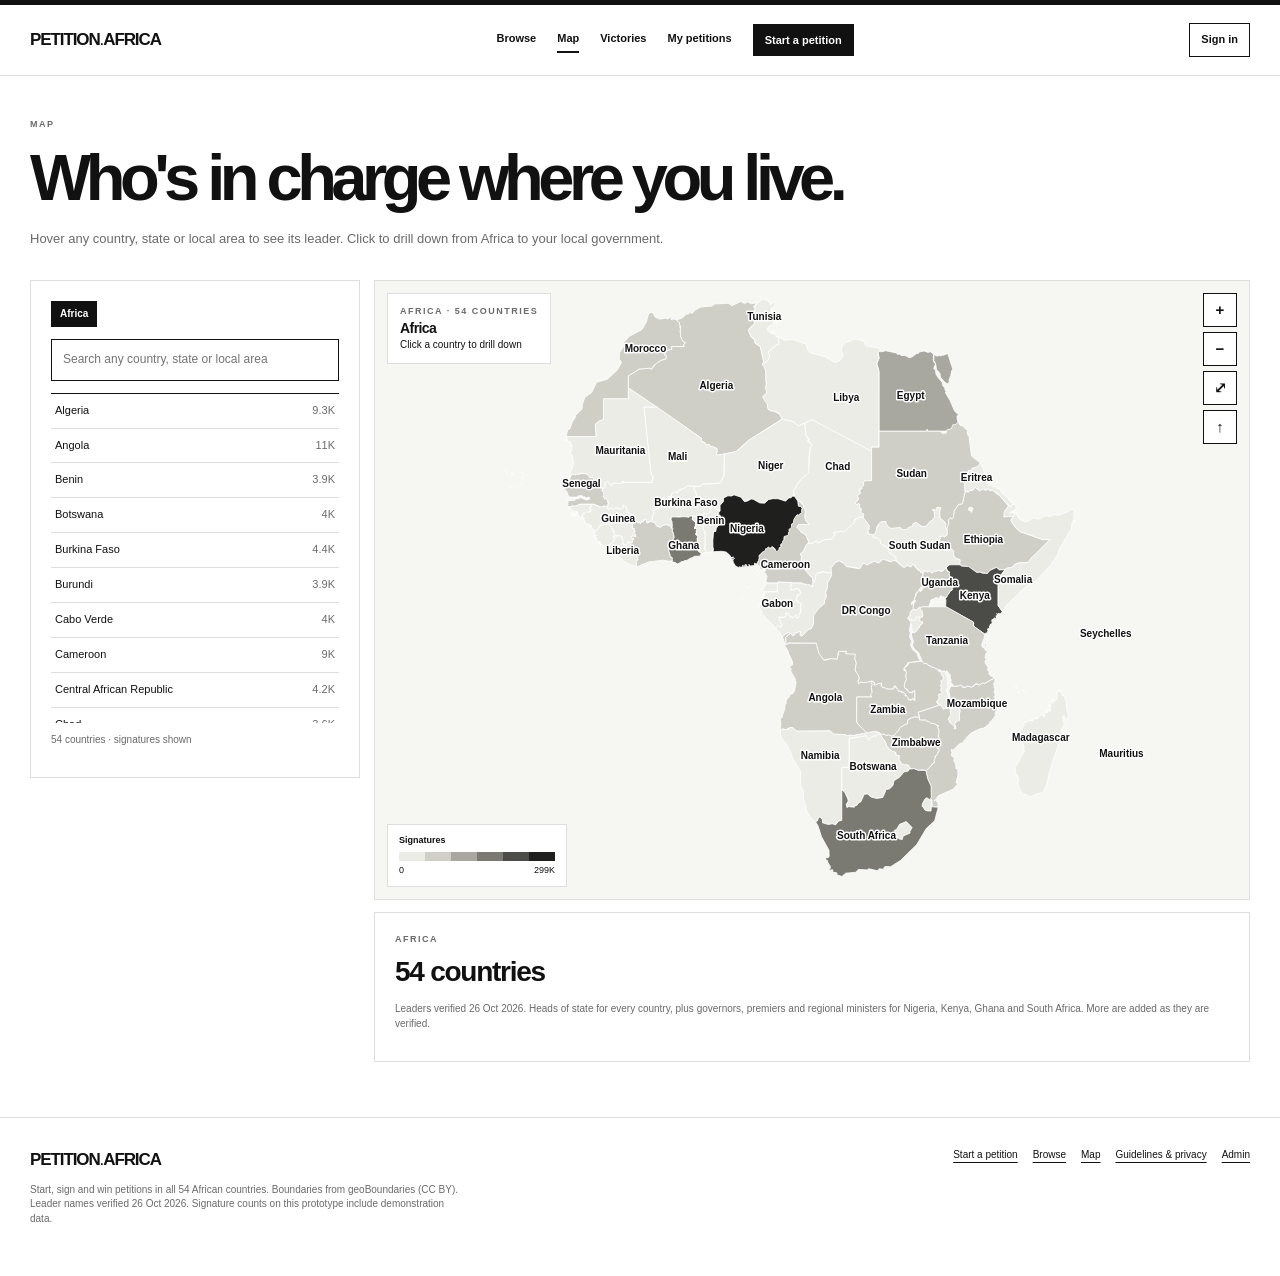
<file: map.html>
<!doctype html>
<html lang="en">
<head>
<meta charset="utf-8">
<meta name="viewport" content="width=device-width,initial-scale=1,viewport-fit=cover">
<title>Africa Map · Petition.africa</title>
<meta name="claude:viewport-fit-sides" content="cover">
<meta name="description" content="Petition.africa: start and sign petitions for change across Africa.">
<link rel="stylesheet" href="assets/styles.css">
</head>
<body data-page="map">
<div id="siteHeader"></div>
<main>
<div class="wrap pagehead" style="padding-bottom:18px"><div class="eyebrow">Map</div><h1>Who's in charge where you live.</h1><p>Hover any country, state or local area to see its leader. Click to drill down from Africa to your local government.</p></div>
<section style="padding-top:0"><div class="wrap map-layout">
  <div class="map-side"><div class="box">
    <div class="crumbs" id="cr"></div>
    <input class="searchbox" id="q" type="search" placeholder="Search any country, state or local area" aria-label="Search places" autocomplete="off" style="margin-top:12px">
    <div class="arealist" id="list" style="margin-top:12px"></div><p class="smallnote" id="ln"></p>
  </div></div>
  <div style="display:grid;gap:12px;min-width:0"><div id="map"></div><div class="box" id="det"></div></div>
</div></section>
</main>


<div id="siteFooter"></div>
<script src="assets/geo/index.js"></script>
<script src="assets/leaders.js"></script>
<script src="assets/writer.js"></script>
<script src="assets/app.js"></script>
<script src="assets/geo/africa.js"></script>
<script src="assets/map.js"></script>
<script data-page-script>
(function(){
const P=CG.params();const sig=CG.sigIndex();const esc=CG.esc;
const map=new CGMap(CG.$('#map'),{values:()=>({data:sig,label:'Signatures',fmt:x=>CG.short(Math.round(x))}),onChange:side});
const ALL=[];for(const cc in CG.GEO){const g=CG.GEO[cc];ALL.push({id:cc,n:g.name,sub:'Country'});g.adm1.forEach(a=>ALL.push({id:a[0],n:a[1],sub:g.l1+', '+g.name,cc}));g.adm2.forEach(a=>ALL.push({id:a[0],n:a[1],sub:g.l2+', '+CG.areaName(a[2])+', '+g.name,cc}))}
function side(s,m){const g=m.geo;
  CG.$('#cr').innerHTML=`<button class="crumb ${!s.cc?'current':''}" data-go="AF">Africa</button>`+(s.cc?`<button class="crumb ${!s.adm1?'current':''}" data-go="${s.cc}">${esc(g.name)}</button>`:'')+(s.adm1?`<button class="crumb ${!s.adm2?'current':''}" data-go="${s.adm1}">${esc(m.byId[s.adm1].n)}</button>`:'')+(s.adm2?`<button class="crumb current">${esc(m.byId[s.adm2].n)}</button>`:'');
  list();detail(s,m)}
function list(){const s=map.st,q=CG.$('#q').value.trim().toLowerCase();let h='';
  if(q.length>1){const r=ALL.filter(a=>a.n.toLowerCase().includes(q)).sort((a,b)=>(a.n.toLowerCase().startsWith(q)?0:1)-(b.n.toLowerCase().startsWith(q)?0:1)).slice(0,60);
    h=r.map(a=>`<button data-go="${a.id}"><span>${esc(a.n)}</span><span>${esc(a.sub)}</span></button>`).join('')||'<div class="empty">No place matches.</div>';CG.$('#ln').textContent=r.length+' matches'}
  else{const items=!s.cc?window.CG_AFRICA.map(c=>({id:c.id,n:c.n})).sort((a,b)=>a.n.localeCompare(b.n)):s.adm1?map.geo.adm2.filter(a=>a.p===s.adm1):map.geo.adm1;
    h=items.map(a=>`<button data-go="${a.id}" class="${a.id===(s.adm2||s.sel)?'sel':''}"><span>${esc(a.n)}</span><span>${CG.short(sig[a.id]||0)}</span></button>`).join('');
    CG.$('#ln').textContent=items.length+' '+(!s.cc?'countries':s.adm1?map.geo.l2p.toLowerCase():map.geo.l1p.toLowerCase())+' · signatures shown'}
  CG.$('#list').innerHTML=h;const sel=CG.$('#list .sel');if(sel)sel.scrollIntoView({block:'nearest'})}
function detail(s,m){const id=s.adm2||s.sel||s.adm1||s.cc;const el=CG.$('#det');
  if(!id){el.innerHTML=`<div class="eyebrow">Africa</div><h3 style="font-size:28px;margin:6px 0">54 countries</h3><p class="smallnote">Leaders verified ${esc(CG.L.verified)}. Heads of state for every country, plus governors, premiers and regional ministers for Nigeria, Kenya, Ghana and South Africa. More are added as they are verified.</p>`;return}
  const L=CG.leader(id);const isC=!!CG.GEO[id];const a=CG.area(id);const name=isC?CG.COUNTRIES[id]:a.name;const lvl=isC?'Country':a.level===1?m.geo.l1:m.geo.l2;
  const pets=CG.petsIn(id).sort((x,y)=>CG.attention(y)-CG.attention(x)).slice(0,4);
  el.innerHTML=`<div style="display:flex;justify-content:space-between;gap:14px;flex-wrap:wrap;align-items:start"><div><div class="eyebrow">${esc(lvl)}${a&&a.level===2?' · '+esc(CG.areaName(a.parent)):''}</div><h3 style="font-size:30px;margin:6px 0 12px">${esc(name)}</h3></div>
    <div class="actions"><button class="btn small" id="st">Start a petition here</button>${map.level()?'<button class="btn small outline" id="up">↑ Up</button>':''}</div></div>
  <div class="grid2 even" style="margin-top:0"><div class="leader">${L&&L.title?`<small>${esc(L.office||L.title)}</small><strong>${esc(L.name||'Not yet listed')}</strong>${L.gov?`<small style="margin-top:8px">${esc(L.gov.title)}</small><strong>${esc(L.gov.name)}</strong>`:''}<span class="src">${L.name?esc(L.src):'We have not verified who holds this office yet.'}</span><button class="linkbtn" id="fix" style="justify-self:start;margin-top:6px">${L.name?'Suggest a correction':'Tell us who holds this office'}</button>`:'<small>No single office leads this area</small>'}</div>
  <div class="kv" style="margin:0;align-content:start"><span>Signatures from here</span><span>${CG.fmt(sig[id]||0)}</span><span>Petitions about here</span><span>${CG.petsIn(id).length}</span>${isC?`<span>${esc(CG.GEO[id].l1p)}</span><span>${CG.GEO[id].adm1.length}</span>${CG.GEO[id].l2?`<span>${esc(CG.GEO[id].l2p)}</span><span>${CG.fmt(CG.GEO[id].adm2.length)}</span>`:''}`:''}</div></div>
  ${pets.length?`<div class="eyebrow" style="margin:18px 0 8px">Petitions here</div><div class="pgrid">${pets.map(p=>CG.card(p)).join('')}</div>`:''}`;
  CG.$('#st').onclick=()=>CG.go('start.html',{cc:s.cc,adm1:a?(a.level===1?id:a.parent):'',adm2:a&&a.level===2?id:''});
  const up=CG.$('#up');if(up)up.onclick=()=>map.up();
  const fx=CG.$('#fix');if(fx)fx.onclick=()=>{const mm=CG.modal(`<div class="modal-head"><div><div class="eyebrow">${esc(L.office||L.title)}</div><h2>Who holds this office?</h2></div><button class="close" data-close>Close</button></div><form id="lf"><div class="field"><label for="lfN">Name</label><input id="lfN" required maxlength="80"></div><div class="field"><label for="lfS">Source (link or where you saw it)</label><input id="lfS" required maxlength="200"></div><button class="btn" type="submit">Send for review</button><p class="smallnote">Our team checks every suggestion before it appears.</p></form>`);
    CG.$('#lf',mm).onsubmit=e=>{e.preventDefault();const D=CG.db();D.reports.push({id:CG.uid('rp'),type:'leader',area:id,name:CG.$('#lfN',mm).value.trim(),src:CG.$('#lfS',mm).value.trim(),at:Date.now(),status:'open'});CG.save();CG.closeModal();CG.toast('Thanks. We will review it.')}}}
const nav=e=>{const b=e.target.closest('[data-go]');if(!b)return;const id=b.dataset.go;CG.$('#q').value='';
  if(id==='AF')map.open(null);else if(CG.GEO[id])map.open(id);else{const a=CG.area(id);if(a.level===1){if(map.st.cc===a.cc&&!map.st.adm1&&!CG.GEO[a.cc].l2)map.click(id);else map.open(a.cc,id)}else map.open(a.cc,a.parent,id)}};
CG.$('#cr').onclick=nav;CG.$('#list').onclick=nav;CG.$('#q').oninput=list;
map.open(P.cc||null,P.adm1,P.adm2,true);try{sessionStorage.removeItem('pa_nav')}catch(e){}
})();
</script>
</body>
</html>
</file>
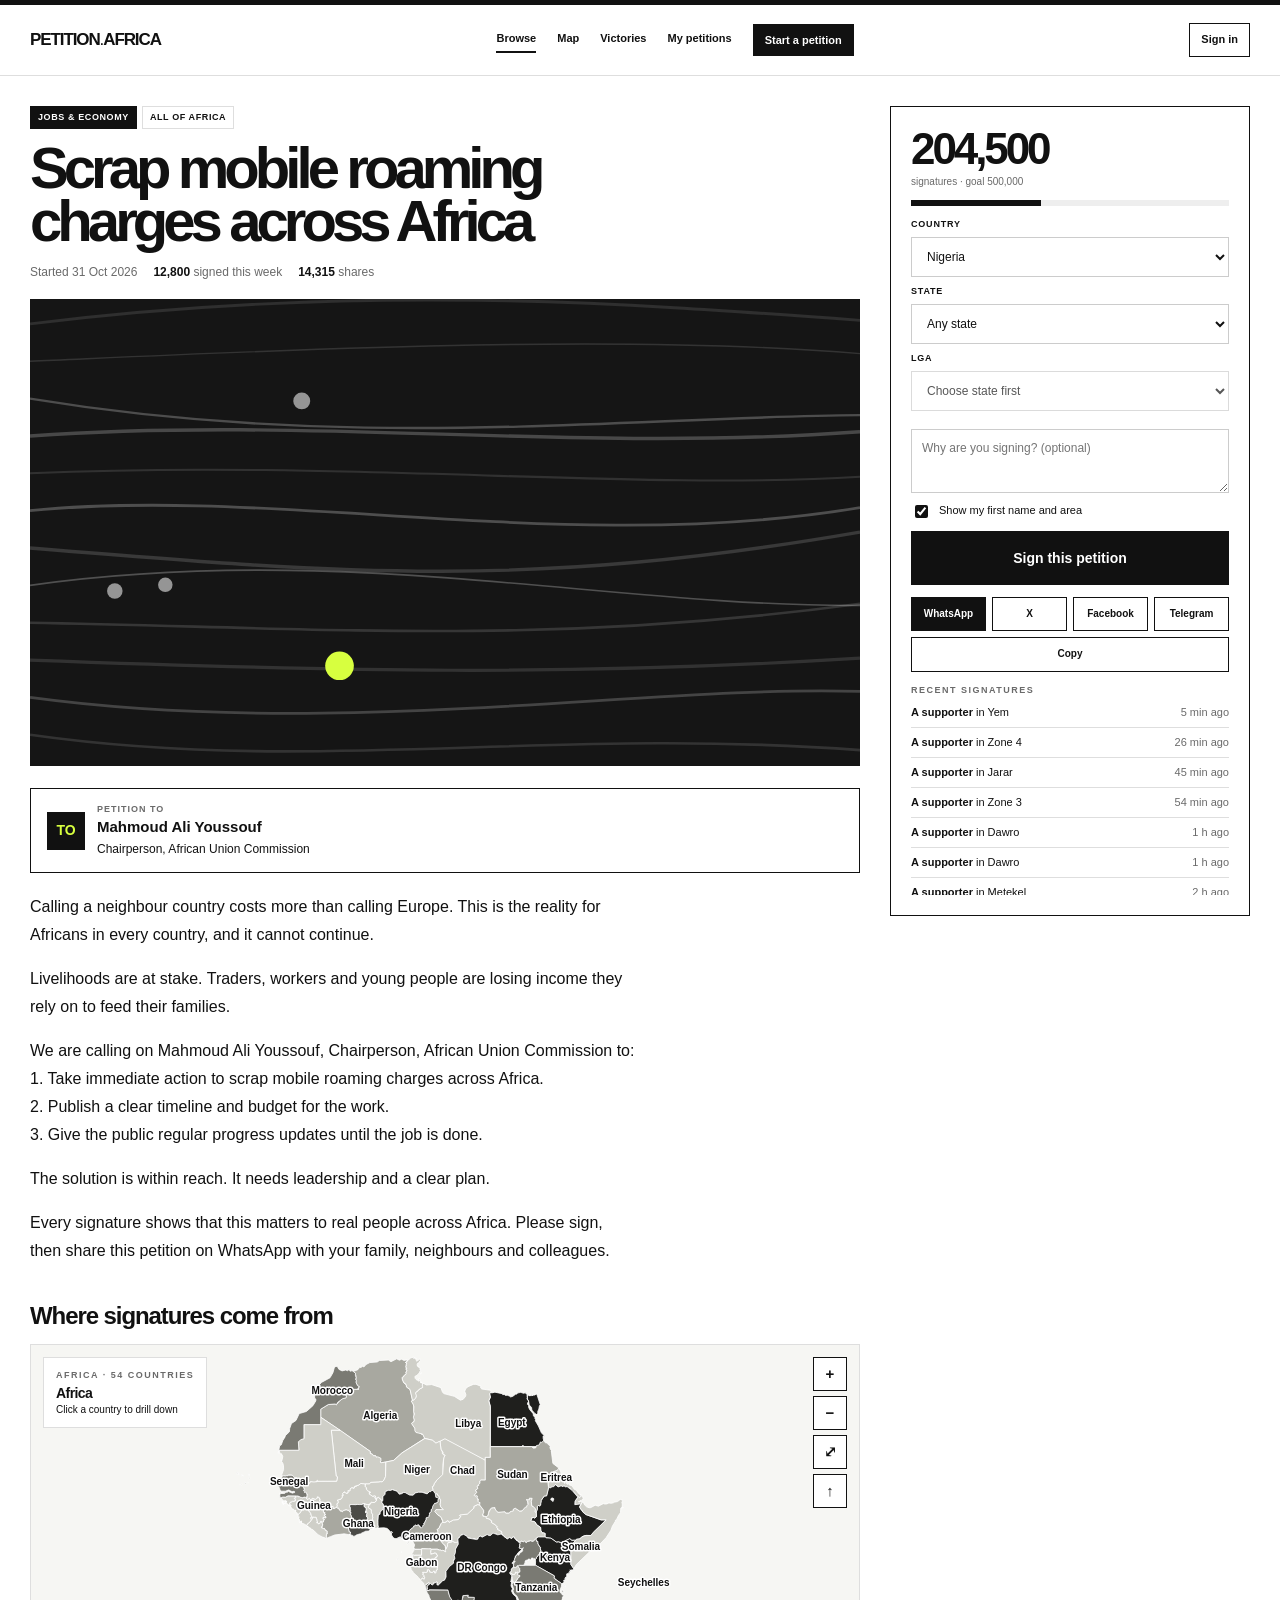
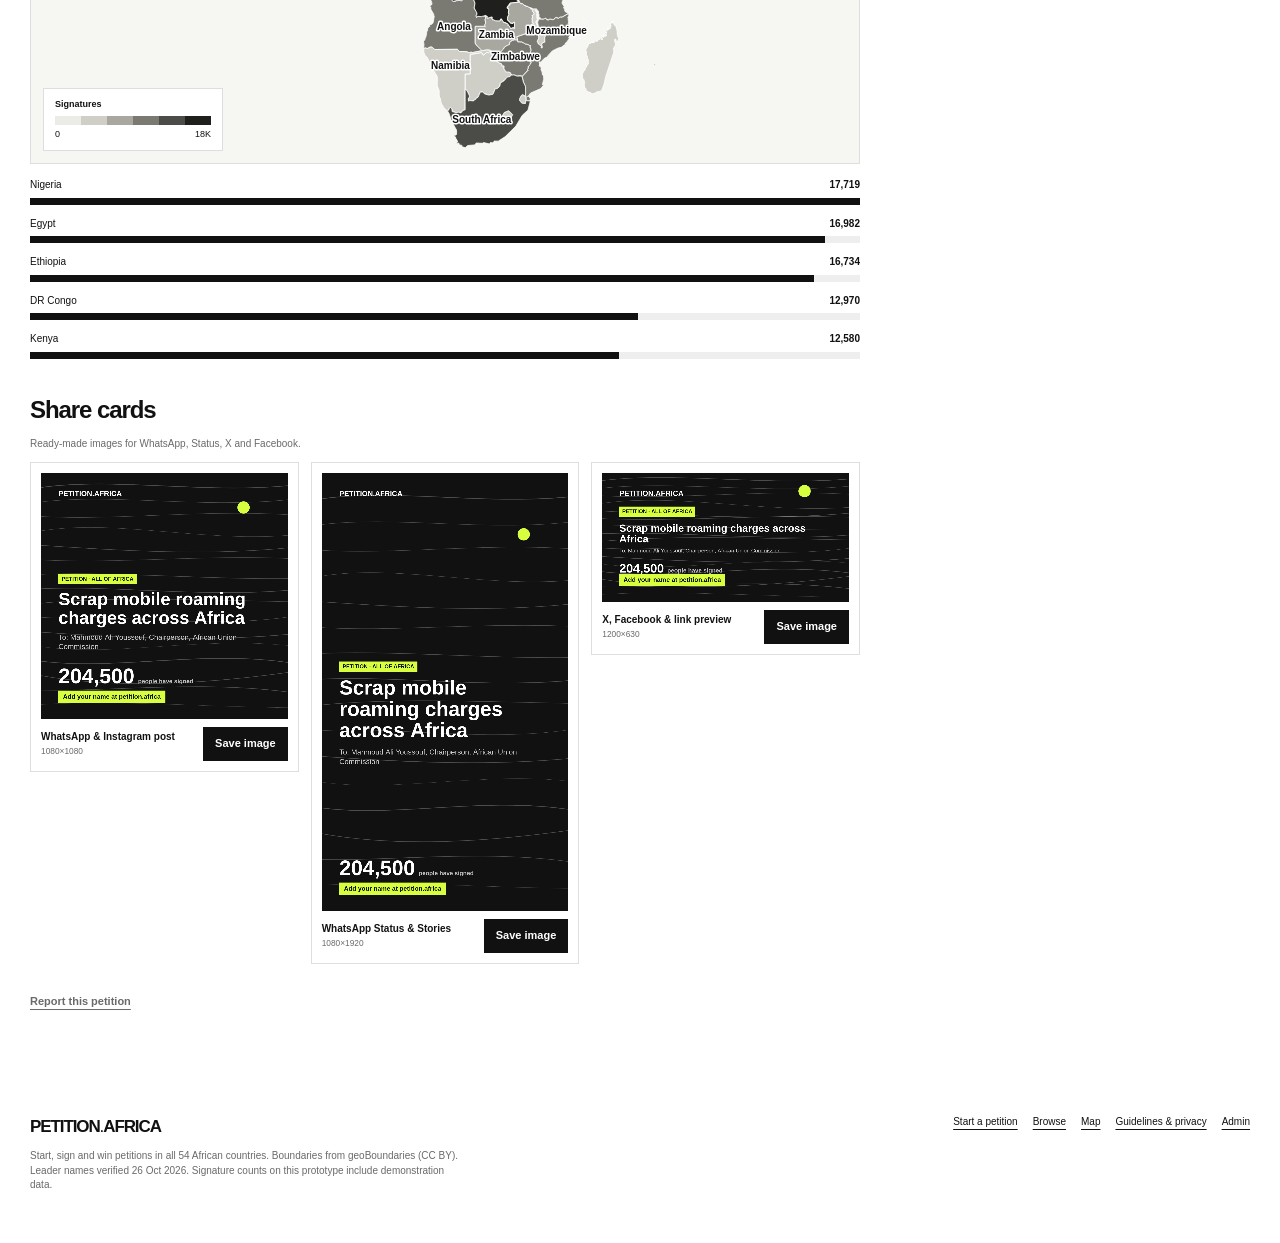
<file: petition.html>
<!doctype html>
<html lang="en">
<head>
<meta charset="utf-8">
<meta name="viewport" content="width=device-width,initial-scale=1,viewport-fit=cover">
<title>Petition · Petition.africa</title>
<meta name="claude:viewport-fit-sides" content="cover">
<meta name="description" content="Petition.africa: start and sign petitions for change across Africa.">
<link rel="stylesheet" href="assets/styles.css">
</head>
<body data-page="browse">
<div id="siteHeader"></div>
<main class="wrap" id="pp"></main>


<div id="siteFooter"></div>
<script src="assets/geo/index.js"></script>
<script src="assets/leaders.js"></script>
<script src="assets/writer.js"></script>
<script src="assets/app.js"></script>
<script src="assets/geo/africa.js"></script>
<script src="assets/map.js"></script>
<script src="assets/cards.js"></script>
<script data-page-script>
(function(){
const D=CG.db();const P=CG.params();const p=CG.pet(P.id)||CG.trending()[0];const el=CG.$('#pp');
if(!p||p.status==='rejected'||(p.status==='pending'&&p.creatorId!==CG.user()?.id&&!CG.isAdmin())){el.innerHTML='<div class="pagehead"><h1>Petition not found.</h1><p>It may have been removed or is waiting for review.</p><a class="btn" href="browse.html">Browse petitions</a></div>';return}
document.title=p.title+' · Petition.africa';
if(!sessionStorage.getItem('pa_v_'+p.id)){try{sessionStorage.setItem('pa_v_'+p.id,'1')}catch(e){}CG.track(p,'views')}
const geo=CG.petGeo(p);
function recent(){const r=CG.rng(CG.hash(p.id+'r'));const areas=Object.keys(geo).filter(k=>k.includes('.')&&CG.area(k)&&(CG.area(k).level===2||!CG.GEO[k.slice(0,2)].l2)).sort((a,b)=>geo[b]-geo[a]).slice(0,40);
  const real=p.signs.filter(s=>s.public!==false).slice(-12).reverse().map(s=>({who:s.name,where:CG.areaName(s.adm2)||CG.areaName(s.adm1)||CG.COUNTRIES[s.country],at:s.at,c:s.comment}));
  const demo=p.status==='open'&&p.base?Array.from({length:8},(_,i)=>({who:'A supporter',where:CG.areaName(areas[Math.floor(r()*areas.length)])||CG.COUNTRIES[p.country]||'Africa',at:Date.now()-Math.round((i+1)*(3+r()*25)*60e3)})):[];
  return real.concat(demo).sort((a,b)=>b.at-a.at).slice(0,12)}
function render(){const u=CG.user();const signed=u&&p.signs.some(s=>s.uid===u.id);const c=CG.count(p),pct=Math.min(100,c/p.goal*100);const mine=u&&p.creatorId===u.id;
  const comments=p.signs.filter(s=>s.comment&&s.public!==false).slice(-6).reverse();
  el.innerHTML=`<div class="pp"><div class="pp-main">
  <div class="chips"><span class="chip dark">${CG.esc(p.category)}</span><span class="chip">${CG.esc(CG.scopeLabel(p))}</span>${p.status==='victory'?'<span class="chip lime">Victory</span>':''}${p.status==='pending'?'<span class="chip lime">Waiting for review</span>':''}${p.status==='closed'?'<span class="chip">Closed</span>':''}</div>
  <h1>${CG.esc(p.title)}</h1>
  <div class="pp-meta"><span>Started ${CG.date(p.created)}</span><span><b>${CG.fmt(CG.recentCount(p))}</b> signed this week</span><span><b>${CG.fmt(p.shares||0)}</b> shares</span></div>
  <div class="pp-hero">${CG.img(p)}</div>
  <div class="target"><span class="ico">TO</span><div><small>Petition to</small><strong>${CG.esc(p.target.name||'')}</strong>${p.target.name?'<br>':''}<span style="font-size:12px">${CG.esc(p.target.title)}</span></div></div>
  ${p.status==='victory'?`<div class="notice"><b>Victory, ${CG.date(p.wonAt)}:</b> ${CG.esc(p.outcome||'')}</div>`:''}
  <div class="pp-body">${p.body.split(/\n\s*\n/).map(x=>`<p>${CG.esc(x).replace(/\n/g,'<br>')}</p>`).join('')}</div>
  ${p.updates.length||mine?`<h3 style="font-size:24px;margin:30px 0 10px">Updates</h3><div class="feed">${p.updates.map(x=>`<div><span>${CG.esc(x.text)}</span><time>${CG.date(x.at)}</time></div>`).join('')||'<div><span>No updates yet.</span></div>'}</div>`:''}
  ${mine&&p.status==='open'?`<form id="upF" class="box" style="margin-top:12px"><div class="eyebrow">You started this petition</div><div class="field" style="margin-top:10px"><label for="upT">Post an update for supporters</label><textarea id="upT" required maxlength="500" placeholder="What has happened since you started?"></textarea></div><div class="actions"><button class="btn small" type="submit">Post update</button><button class="btn small outline" type="button" id="winBtn">We won</button></div></form>`:''}
  <h3 style="font-size:24px;margin:34px 0 10px">Where signatures come from</h3><div id="pmap" style="height:420px"></div><div id="topAreas" class="mini-bars" style="margin-top:14px"></div>
  ${comments.length?`<h3 style="font-size:24px;margin:34px 0 10px">Why people are signing</h3><div class="feed">${comments.map(s=>`<div><span>“${CG.esc(s.comment)}” <b>${CG.esc(s.name)}</b>, ${CG.esc(CG.areaName(s.adm1)||CG.COUNTRIES[s.country])}</span><time>${CG.ago(s.at)}</time></div>`).join('')}</div>`:''}
  <h3 style="font-size:24px;margin:34px 0 10px">Share cards</h3><p class="smallnote" style="margin-top:0">Ready-made images for WhatsApp, Status, X and Facebook.</p><div id="cards"></div>
  <p style="margin-top:26px"><button class="linkbtn" id="rep" style="color:var(--muted)">Report this petition</button></p>
  </div>
  <aside><div class="signbox"><div><div class="count">${CG.fmt(c)}</div><div class="smallnote" style="margin:4px 0 0">signatures · goal ${CG.fmt(p.goal)}</div><div class="progress" style="margin:10px 0 0"><span style="width:${pct}%"></span></div></div>
  ${p.status!=='open'?`<div class="notice" style="margin:0">${p.status==='victory'?'This petition won. Thank you to everyone who signed.':p.status==='pending'?'Signing opens after review.':'This petition is closed.'}</div>`:signed?`<div class="notice" style="margin:0"><b>You signed this petition.</b> Now share it. Petitions shared on WhatsApp get far more signatures.</div>`:
  `<form id="sf" style="display:grid;gap:10px">${u&&u.adm1?'':'<div id="sloc"></div>'}<textarea id="sc" maxlength="280" placeholder="Why are you signing? (optional)"></textarea><label class="check"><input type="checkbox" id="spub" checked> Show my first name and area</label><button class="btn bigbtn" type="submit">Sign this petition</button></form>`}
  <div>${CG.shareLinks(p)}</div>
  <div><div class="eyebrow" style="margin-bottom:8px">Recent signatures</div><div class="recent">${recent().map(s=>`<div><span><b>${CG.esc(s.who)}</b> in ${CG.esc(s.where)}</span><time>${CG.ago(s.at)}</time></div>`).join('')||'<div>Be the first to sign.</div>'}</div></div>
  </div></aside></div>`;
  CG.bindShare(el,p);
  const sl=CG.$('#sloc');let lp=null;if(sl)lp=CG.locationPicker(sl,{country:u?.country||p.country||CG.country(),adm1:p.scope!=='africa'&&p.scope!=='country'?p.adm1:''},{prefix:'sl',optional:true});
  const sf=CG.$('#sf');if(sf)sf.onsubmit=e=>{e.preventDefault();const loc=lp?lp.get():{};CG.sign(p.id,{...loc,comment:CG.$('#sc').value.trim(),public:CG.$('#spub').checked},ok=>{if(ok){render();afterSign()}})};
  const uf=CG.$('#upF');if(uf){uf.onsubmit=e=>{e.preventDefault();p.updates.unshift({at:Date.now(),text:CG.$('#upT').value.trim()});CG.log(`Update on "${p.title}"`);CG.save();CG.toast('Update posted');render()};
    CG.$('#winBtn').onclick=()=>{const m=CG.modal(`<div class="modal-head"><div><div class="eyebrow">Declare victory</div><h2>What changed?</h2></div><button class="close" data-close>Close</button></div><form id="wf"><div class="field"><label for="wt">Describe the win</label><textarea id="wt" required maxlength="400"></textarea></div><button class="btn" type="submit">Submit for confirmation</button><p class="smallnote">Our team checks victories before they are shown publicly.</p></form>`);
      CG.$('#wf',m).onsubmit=ev=>{ev.preventDefault();p.victoryClaim=CG.$('#wt',m).value.trim();CG.log(`Victory claimed on "${p.title}"`);CG.save();CG.closeModal();CG.toast('Sent for confirmation')}}}
  CG.$('#rep').onclick=()=>{const m=CG.modal(`<div class="modal-head"><div><div class="eyebrow">Report</div><h2>What is wrong?</h2></div><button class="close" data-close>Close</button></div><form id="rf" class="options">${['Incites violence or hate','Targets a private person','False or misleading','Spam or scam','Other'].map((r,i)=>`<label><input type="radio" name="rr" value="${r}" ${i?'':'checked'}> ${r}</label>`).join('')}<button class="btn" type="submit" style="margin-top:10px">Send report</button></form>`);
    CG.$('#rf',m).onsubmit=ev=>{ev.preventDefault();D.reports.push({id:CG.uid('rp'),pid:p.id,reason:CG.$('input[name=rr]:checked',m).value,at:Date.now(),status:'open'});p.reports=(p.reports||0)+1;if(p.reports>=3&&p.status==='open'){p.status='pending';CG.log(`"${p.title}" hidden after 3 reports`)}CG.save();CG.closeModal();CG.toast('Thanks. Our team will review it.')}};
  CG.renderCards(CG.$('#cards'),p);drawMap();
}
function afterSign(){const m=CG.modal(`<div class="modal-head"><div><div class="eyebrow">Signed</div><h2>Thank you. Now share it.</h2></div><button class="close" data-close>Close</button></div><p style="font-size:13px">Petitions grow when people share them. Send it to one WhatsApp group now.</p>${CG.shareLinks(p)}<div id="mcards" style="margin-top:16px"></div>`,{wide:true});CG.bindShare(m,p);CG.renderCards(CG.$('#mcards',m),p)}
function drawMap(){const lock=p.scope==='africa'?null:p.country;
  const map=new CGMap(CG.$('#pmap'),{lock,values:()=>({data:geo,label:'Signatures',fmt:x=>CG.short(Math.round(x))})});
  if(lock)map.open(lock,p.scope==='state'||p.scope==='local'?p.adm1:null,null,true);else map.open(null,null,null,true);
  const keys=Object.keys(geo).filter(k=>p.scope==='africa'?CG.GEO[k]:CG.area(k)&&CG.area(k).level===(p.scope==='country'?1:CG.GEO[p.country].l2?2:1)).sort((a,b)=>geo[b]-geo[a]).slice(0,5);const mx=geo[keys[0]]||1;
  CG.$('#topAreas').innerHTML=keys.map(k=>`<div class="mini-bar"><div><span>${CG.esc(CG.GEO[k]?CG.COUNTRIES[k]:CG.areaName(k))}</span><span>${CG.fmt(geo[k])}</span></div><div class="bar"><span style="width:${geo[k]/mx*100}%"></span></div></div>`).join('')}
render();
if(P.fresh){try{sessionStorage.removeItem('pa_nav')}catch(e){}const m=CG.modal(`<div class="modal-head"><div><div class="eyebrow">${p.status==='pending'?'Submitted for review':'Your petition is live'}</div><h2>${p.status==='pending'?'We will check it shortly.':'Now get your first 10 signatures.'}</h2></div><button class="close" data-close>Close</button></div><p style="font-size:13px">Share it with friends and family first. Petitions that reach 10 signatures quickly are far more likely to grow.</p>${CG.shareLinks(p)}<div id="mcards" style="margin-top:16px"></div>`,{wide:true});CG.bindShare(m,p);CG.renderCards(CG.$('#mcards',m),p)}
})();
</script>
</body>
</html>
</file>
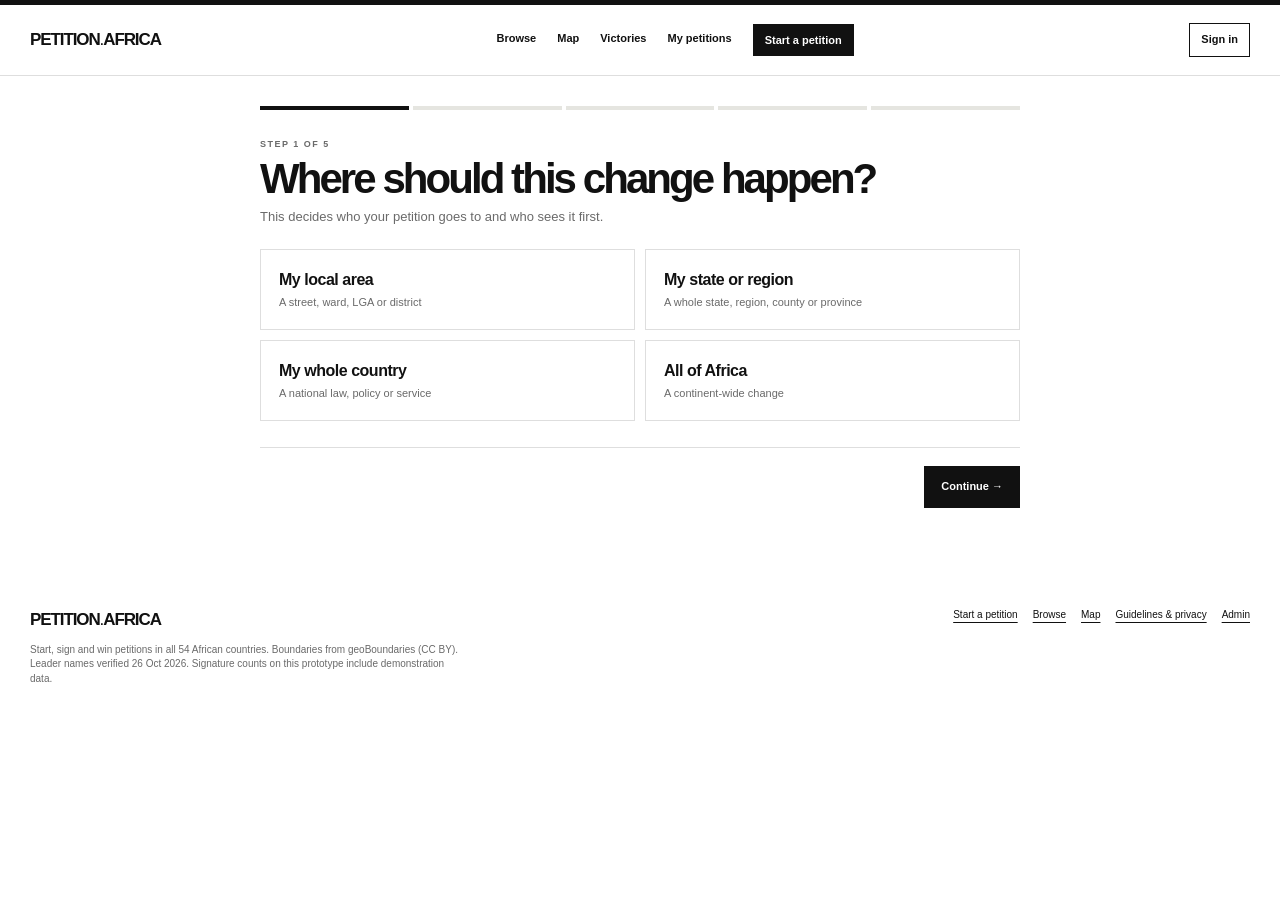
<file: start.html>
<!doctype html>
<html lang="en">
<head>
<meta charset="utf-8">
<meta name="viewport" content="width=device-width,initial-scale=1,viewport-fit=cover">
<title>Start a Petition · Petition.africa</title>
<meta name="claude:viewport-fit-sides" content="cover">
<meta name="description" content="Petition.africa: start and sign petitions for change across Africa.">
<link rel="stylesheet" href="assets/styles.css">
</head>
<body data-page="start">
<div id="siteHeader"></div>
<main class="wrap"><div class="wiz">
  <div class="wiz-prog" id="prog"><i></i><i></i><i></i><i></i><i></i></div>
  <div id="step"></div>
  <div class="wiz-nav"><button class="btn outline" id="back">← Back</button><button class="btn" id="next">Continue →</button></div>
</div></main>


<div id="siteFooter"></div>
<script src="assets/geo/index.js"></script>
<script src="assets/leaders.js"></script>
<script src="assets/writer.js"></script>
<script src="assets/app.js"></script>
<script data-page-script>
(function(){
const P=CG.params();const KEY='pa_draft';
let d={};try{d=JSON.parse(CG.ls.get(KEY)||'{}')}catch(e){d={}}
d=Object.assign({step:0,scope:'',country:CG.user()?.country||CG.country(),adm1:'',adm2:'',target:{title:'',name:''},targetEdited:false,title:'',short:'',category:'',body:'',variant:0,image:null,goal:1000},d);
if(P.cc){Object.assign(d,{country:P.cc,adm1:P.adm1||'',adm2:P.adm2||'',scope:P.adm2?'local':P.adm1?'state':'country',step:0,targetEdited:false})}
try{sessionStorage.removeItem('pa_nav')}catch(e){}
const save=()=>{const c={...d};CG.ls.set(KEY,JSON.stringify(c))};
const S=CG.$('#step');const esc=CG.esc;
const SC=[['local','My local area','A street, ward, LGA or district'],['state','My state or region','A whole state, region, county or province'],['country','My whole country','A national law, policy or service'],['africa','All of Africa','A continent-wide change']];
function g(){return CG.GEO[d.country]}
function needs(){if(d.scope==='local')return g().l2?2:1;if(d.scope==='state')return 1;if(d.scope==='country')return 0;return -1}
function autoTarget(){if(d.targetEdited)return;d.target=CG.suggestTarget(d.scope,d.country,d.adm1,d.adm2)}
const STEPS=[
 {title:'Where should this change happen?',draw(){S.innerHTML=`<div class="eyebrow">Step 1 of 5</div><h2>Where should this change happen?</h2><p class="lead">This decides who your petition goes to and who sees it first.</p>
   <div class="scopes" id="sc">${SC.map(([k,t,s])=>`<button type="button" class="scope ${d.scope===k?'on':''}" data-s="${k}"><b>${t}</b><span>${s}</span></button>`).join('')}</div><div id="loc"></div>`;
   CG.$('#sc').onclick=e=>{const b=e.target.closest('[data-s]');if(!b)return;d.scope=b.dataset.s;d.targetEdited=false;save();this.draw()};
   if(d.scope&&d.scope!=='africa'){const pk=CG.locationPicker(CG.$('#loc'),d,{prefix:'w',levels:needs(),onChange:()=>{Object.assign(d,pk.get());d.targetEdited=false;save()}});Object.assign(d,pk.get())}},
  ok(){if(!d.scope)return'Choose where the change should happen.';const n=needs();if(n>=1&&!d.adm1)return'Choose a '+g().l1.toLowerCase()+'.';if(n===2&&!d.adm2)return'Choose a '+g().l2.toLowerCase()+'.';return''}},
 {title:'Who can make this change?',draw(){autoTarget();const L=d.scope==='africa'?null:CG.leader(d.adm2||d.adm1||d.country);
   S.innerHTML=`<div class="eyebrow">Step 2 of 5</div><h2>Who can make this change?</h2><p class="lead">We have suggested the leader in charge of ${esc(d.scope==='africa'?'the African Union':CG.place(d.country,d.scope==='country'?'':d.adm1,d.scope==='local'?d.adm2:''))}. Change it if someone else is responsible.</p>
   ${L&&L.src?`<p class="smallnote">Source: ${esc(L.src)}</p>`:''}
   <div class="form-grid"><div class="field"><label for="tT">Position</label><input id="tT" value="${esc(d.target.title)}" maxlength="120" placeholder="e.g. Commissioner for Works, Lagos State"></div><div class="field"><label for="tN">Name (if known)</label><input id="tN" value="${esc(d.target.name)}" maxlength="80" placeholder="Leave blank if you are not sure"></div></div>
   <div class="eyebrow" style="margin:8px 0">Other leaders for this area</div><div class="chips" id="alt"></div>`;
   const alts=[];if(d.country&&d.scope!=='africa'){const h=CG.leader(d.country);alts.push({title:h.title+' of '+CG.COUNTRIES[d.country],name:h.name});if(h.gov)alts.push({title:h.gov.title+' of '+CG.COUNTRIES[d.country],name:h.gov.name});
     if(d.adm1){const a=CG.leader(d.adm1);if(a.title)alts.push({title:(a.office||a.title)+', '+CG.areaName(d.adm1),name:a.name})}if(d.adm2){const a=CG.leader(d.adm2);if(a.title)alts.push({title:a.title,name:a.name})}}
   alts.push({...CG.AU});
   CG.$('#alt').innerHTML=alts.map((a,i)=>`<button type="button" class="chip" data-i="${i}" style="cursor:pointer">${esc(a.name?a.name+' · ':'')}${esc(a.title)}</button>`).join('');
   CG.$('#alt').onclick=e=>{const b=e.target.closest('[data-i]');if(!b)return;d.target={...alts[+b.dataset.i]};d.targetEdited=true;save();this.draw()};
   ['tT','tN'].forEach(i=>CG.$('#'+i).oninput=()=>{d.target={title:CG.$('#tT').value,name:CG.$('#tN').value};d.targetEdited=true;save()})},
  ok(){return d.target.title.trim().length<3?'Say who can make this change.':''}},
 {title:'What do you want to change?',draw(){S.innerHTML=`<div class="eyebrow">Step 3 of 5</div><h2>What do you want to change?</h2><p class="lead">Write a short title and a few lines. Our writer will turn it into a full petition you can edit.</p>
   <div class="field"><label for="pt">Petition title</label><input id="pt" maxlength="100" value="${esc(d.title)}" placeholder="e.g. Fix the street lights on Allen Avenue"><div class="counter" id="ptc"></div><div id="tips" class="smallnote"></div></div>
   <div class="field"><label for="ps">Tell us in a few sentences</label><textarea id="ps" maxlength="400" placeholder="What is the problem, who does it affect, and how long has it been going on?">${esc(d.short)}</textarea></div>
   <div class="field"><label>Topic</label><div class="chips" id="cats">${CG.CATS.map(c=>`<button type="button" class="chip ${d.category===c?'dark':''}" data-c="${esc(c)}" style="cursor:pointer">${esc(c)}</button>`).join('')}</div></div>
   <div class="aibox"><p><b>Petition writer</b><br>Expands your short text into a clear petition with a specific ask.</p><div class="actions"><button type="button" class="btn small" id="wr">${d.body?'Rewrite':'Write it for me'}</button>${d.body?'<button type="button" class="btn small outline" id="wr2">Try another version</button>':''}</div></div>
   <div class="field"><label for="pb">Full petition</label><textarea id="pb" style="min-height:300px" placeholder="Use the writer above, or write your own.">${esc(d.body)}</textarea><div class="counter" id="pbc"></div></div>`;
   const t=CG.$('#pt'),s=CG.$('#ps'),b=CG.$('#pb');
   const upd=()=>{d.title=t.value;d.short=s.value;d.body=b.value;CG.$('#ptc').textContent=t.value.length+'/100';CG.$('#pbc').textContent=b.value.length+' characters';CG.$('#tips').innerHTML=CGWriter.titleTips(t.value).map(x=>'• '+esc(x)).join('<br>');save()};
   [t,s,b].forEach(x=>x.oninput=upd);upd();
   CG.$('#cats').onclick=e=>{const c=e.target.closest('[data-c]');if(!c)return;d.category=c.dataset.c;CG.$$('#cats .chip').forEach(x=>x.classList.toggle('dark',x===c));save()};
   const write=v=>{if(!d.title.trim()||!d.short.trim()){CG.toast('Add a title and a few sentences first');return}d.variant=v;d.body=CGWriter.write({...d,category:d.category||'Other'},v);save();this.draw();CG.$('#pb').scrollIntoView({behavior:'smooth',block:'center'})};
   CG.$('#wr').onclick=()=>write(d.variant);const w2=CG.$('#wr2');if(w2)w2.onclick=()=>write(d.variant+1)},
  ok(){if(d.title.trim().length<10)return'Write a title of at least 10 characters.';if(!d.category)return'Choose a topic.';if(d.body.trim().length<80)return'Write the full petition, or use "Write it for me".';const s=CG.screen(d.title+' '+d.body);return ''}},
 {title:'Add a photo',draw(){S.innerHTML=`<div class="eyebrow">Step 4 of 5 · optional</div><h2>Add a photo.</h2><p class="lead">Petitions with a photo get shared more. One photo only. Do not show faces of people who have not agreed.</p>
   ${d.image?`<div class="photo-prev"><img src="${d.image}" alt="Your petition photo"><button class="btn small" id="rm" type="button">Remove photo</button></div>`:`<label class="drop" id="drop" for="file"><b style="font-size:15px;color:var(--ink)">Drop a photo here, or click to choose</b><span>JPG or PNG. We resize it for fast loading on mobile data.</span></label><input type="file" id="file" accept="image/*" hidden>`}`;
   const rm=CG.$('#rm');if(rm)rm.onclick=()=>{d.image=null;save();this.draw()};
   const f=CG.$('#file'),dr=CG.$('#drop');if(f){const take=file=>{if(!file||!/^image\//.test(file.type)){CG.toast('Choose an image file');return}compress(file).then(u=>{d.image=u;save();this.draw()}).catch(()=>CG.toast('Could not read that image'))};
     f.onchange=()=>take(f.files[0]);['dragover','dragenter'].forEach(ev=>dr.addEventListener(ev,e=>{e.preventDefault();dr.classList.add('over')}));['dragleave','drop'].forEach(ev=>dr.addEventListener(ev,()=>dr.classList.remove('over')));dr.addEventListener('drop',e=>{e.preventDefault();take(e.dataTransfer.files[0])})}},
  ok(){return''}},
 {title:'Review and publish',draw(){const fake={id:'preview',title:d.title,scope:d.scope,country:d.country,adm1:d.adm1,adm2:d.adm2,target:d.target,image:d.image,status:'open',signs:[],base:0,recent:0,category:d.category};
   S.innerHTML=`<div class="eyebrow">Step 5 of 5</div><h2>Review and publish.</h2><p class="lead">Check everything. You can post updates after publishing.</p>
   <div class="grid2" style="margin-top:0"><div class="dpanel"><div class="chips"><span class="chip dark">${esc(d.category)}</span><span class="chip">${esc(CG.scopeLabel(fake))}</span></div><h3 style="font-size:24px;margin:12px 0">${esc(d.title)}</h3><p style="font-size:12px"><b>To:</b> ${esc(d.target.name?d.target.name+', ':'')}${esc(d.target.title)}</p><div style="font-size:13px;line-height:1.6;max-height:260px;overflow:auto">${esc(d.body).split(/\n\s*\n/).map(x=>'<p>'+x.replace(/\n/g,'<br>')+'</p>').join('')}</div></div>
   <div style="display:grid;gap:10px;align-content:start"><div style="max-width:100%">${CG.card(fake).replace('<a ','<div ').replace(/<\/a>$/,'</div>').replace('href="petition.html#preview" data-pet="preview"','')}</div>
   <div class="field"><label for="goal">Signature goal</label><select id="goal">${[500,1000,2500,5000,10000,25000,50000,100000].map(n=>`<option value="${n}" ${+d.goal===n?'selected':''}>${CG.fmt(n)}</option>`).join('')}</select></div>
   <label class="check"><input type="checkbox" id="agree"> This petition is truthful, does not target a private person, and follows the <a href="about.html" target="_blank">community guidelines</a>.</label></div></div>`;
   CG.$('#goal').onchange=e=>{d.goal=+e.target.value;save()}},
  ok(){return CG.$('#agree')&&!CG.$('#agree').checked?'Confirm the guidelines to publish.':''}}
];
async function compress(file){const url=await new Promise((res,rej)=>{const r=new FileReader();r.onload=()=>res(r.result);r.onerror=rej;r.readAsDataURL(file)});
  const img=await new Promise((res,rej)=>{const i=new Image();i.onload=()=>res(i);i.onerror=rej;i.src=url});
  let max=1100,q=.74,out;do{const s=Math.min(1,max/Math.max(img.width,img.height));const c=document.createElement('canvas');c.width=Math.round(img.width*s);c.height=Math.round(img.height*s);c.getContext('2d').drawImage(img,0,0,c.width,c.height);out=c.toDataURL('image/jpeg',q);max-=200;q-=.08}while(out.length>260000&&max>400);return out}
function go(i){d.step=Math.max(0,Math.min(STEPS.length-1,i));save();CG.$$('#prog i').forEach((x,j)=>x.classList.toggle('on',j<=d.step));STEPS[d.step].draw();
  CG.$('#back').style.visibility=d.step?'visible':'hidden';CG.$('#next').textContent=d.step===STEPS.length-1?'Publish petition':'Continue →';window.scrollTo(0,0)}
CG.$('#back').onclick=()=>go(d.step-1);
CG.$('#next').onclick=()=>{const err=STEPS[d.step].ok();if(err){CG.toast(err);return}if(d.step<STEPS.length-1){go(d.step+1);return}publish()};
function publish(){CG.requireUser(u=>{const D=CG.db();const flag=CG.screen(d.title+' '+d.body);
  const p={id:'p_'+d.title.toLowerCase().replace(/[^a-z0-9]+/g,'-').replace(/^-|-$/g,'').slice(0,40)+'-'+Math.random().toString(36).slice(2,6),title:d.title.trim(),short:d.short.trim(),body:d.body.trim(),category:d.category,scope:d.scope,country:d.scope==='africa'?'':d.country,adm1:['state','local'].includes(d.scope)?d.adm1:'',adm2:d.scope==='local'?d.adm2:'',target:{title:d.target.title.trim(),name:d.target.name.trim()},image:d.image,creatorId:u.id,status:flag?'pending':'open',flag,created:Date.now(),goal:+d.goal||1000,base:0,recent:0,signs:[],views:0,shares:0,updates:[],reports:0};
  p.signs.push({uid:u.id,name:u.name.split(' ')[0],at:Date.now(),country:u.country,adm1:u.adm1||p.adm1,adm2:u.adm2||p.adm2,public:true});
  D.petitions.unshift(p);CG.log(`Petition ${flag?'held for review':'published'}: "${p.title}"`);
  if(!CG.save()){D.petitions.shift();p.image=null;D.petitions.unshift(p);if(!CG.save()){CG.toast('Storage full. Could not publish.');return}CG.toast('Published without the photo: browser storage is full')}
  CG.ls.del(KEY);if(flag)CG.toast('Held for review: '+flag);CG.go('petition.html',{id:p.id,fresh:1})},'Sign in to publish')}
go(d.step);
})();
</script>
</body>
</html>
</file>
<file: assets/styles.css>
/* Common Ground: black & white editorial system. Single light theme by design. */
:root{--ink:#111;--paper:#fff;--muted:#6a6a6a;--line:#dedede;--soft:#f4f4f1;--map:#f6f6f3;--accent:#d7ff3f;--danger:#b3261e;--ok:#1d6b35;--max:1220px;color-scheme:light}
*{box-sizing:border-box}html{scroll-behavior:smooth}
body{margin:0;background:var(--paper);color:var(--ink);font-family:Arial,Helvetica,sans-serif;line-height:1.45;font-size:14px}
button,input,select,textarea{font:inherit;color:inherit}button,a{cursor:pointer}a{color:inherit}
:focus-visible{outline:2px solid var(--ink);outline-offset:2px}
.wrap{width:100%;max-width:calc(var(--max) + 44px);margin:auto;padding-left:max(22px,env(safe-area-inset-left,0px));padding-right:max(22px,env(safe-area-inset-right,0px))}
body::before{content:"";position:fixed;inset:0 0 auto;height:env(safe-area-inset-top,0px);z-index:30;background:var(--paper)}
.topline{height:5px;background:var(--ink)}
header.site{position:sticky;top:env(safe-area-inset-top,0px);z-index:20;background:var(--paper);border-bottom:1px solid var(--line)}
.nav{height:70px;display:flex;align-items:center;justify-content:space-between;gap:18px}
.brand{font-size:17px;font-weight:900;letter-spacing:-1.1px;text-decoration:none;white-space:nowrap}.brand em{font-style:normal;font-weight:400}
.navlinks{display:flex;align-items:center;gap:21px}.navlinks a{font-size:11px;font-weight:800;text-decoration:none;padding:4px 0;border-bottom:2px solid transparent}
.navlinks a:hover{text-decoration:underline;text-underline-offset:5px}.navlinks a.current{border-bottom-color:var(--ink)}
.navright{display:flex;gap:8px;align-items:center}
.country-select{border:1px solid var(--ink);background:var(--paper);padding:9px 10px;font-size:11px;font-weight:700;max-width:140px;border-radius:0}
.menu-btn{display:none;background:var(--paper);border:1px solid var(--line);padding:8px;font-size:11px;font-weight:800}
.btn{border:1px solid var(--ink);background:var(--ink);color:var(--paper);text-decoration:none;padding:12px 16px;font-size:11px;font-weight:800;display:inline-flex;align-items:center;justify-content:center;gap:10px;border-radius:0}
.btn.outline{background:var(--paper);color:var(--ink)}.btn.small{padding:8px 11px}.btn.accent{background:var(--accent);color:var(--ink);border-color:var(--accent)}
.btn.danger{background:var(--paper);color:var(--danger);border-color:var(--danger)}
.btn:disabled{opacity:.4;cursor:not-allowed}
.linkbtn{border:0;background:none;padding:0;font-size:11px;font-weight:800;text-decoration:underline;text-underline-offset:4px}
.eyebrow{text-transform:uppercase;font-size:9px;font-weight:800;letter-spacing:1.5px;color:var(--muted)}
h1,h2,h3,h4,p{margin-top:0}h1,h2,h3{text-wrap:balance}
h1{font-size:clamp(42px,7vw,86px);line-height:.92;letter-spacing:-.085em;margin:17px 0 22px}
h2{font-size:clamp(27px,4vw,44px);letter-spacing:-.07em;line-height:1;margin:7px 0 0}h3{letter-spacing:-.045em}
section{padding:55px 0;border-bottom:1px solid var(--line)}
.sectionhead{display:flex;justify-content:space-between;align-items:end;gap:22px;margin-bottom:25px}.sectionhead p{max-width:380px;color:var(--muted);font-size:12px;margin-bottom:0}
.hero{padding-block:65px 52px;display:grid;grid-template-columns:1.35fr .65fr;gap:50px;align-items:end}.hero p{font-size:15px;color:#555;max-width:550px}
.hero h1 .word{display:inline-block;overflow:hidden;vertical-align:bottom;padding-bottom:.05em;margin-bottom:-.05em}
.hero h1 .word span{display:inline-block;animation:wordRise .8s cubic-bezier(.2,.75,.2,1) both;animation-delay:calc(var(--i)*80ms)}
@keyframes wordRise{from{transform:translateY(115%)}to{transform:translateY(0)}}
@media (prefers-reduced-motion:reduce){*{animation:none!important;transition:none!important}}
.hero-side{border-left:1px solid var(--ink);padding:7px 0 7px 22px}.hero-side strong{display:block;font-size:39px;letter-spacing:-.08em}.hero-side p{font-size:12px;color:var(--muted);margin:8px 0 0}
.stats{display:flex;gap:23px;margin-top:24px;flex-wrap:wrap}.stat strong{display:block;font-size:20px;letter-spacing:-.06em;font-variant-numeric:tabular-nums}.stat span{font-size:9px;text-transform:uppercase;letter-spacing:.7px;color:var(--muted)}
.arrow-link{font-size:11px;font-weight:800;text-decoration:underline;text-underline-offset:4px}
.filters{display:flex;gap:7px;flex-wrap:wrap}.filter{border:1px solid var(--line);background:var(--paper);padding:8px 11px;font-size:10px;font-weight:700}.filter.active{background:var(--ink);color:var(--paper);border-color:var(--ink)}
.pagehead{padding-block:42px 32px}.pagehead h1{font-size:clamp(38px,6vw,65px);max-width:850px}.pagehead p{font-size:13px;color:var(--muted);max-width:660px}
/* survey rows */
.survey-list{border-top:1px solid var(--ink)}
.survey-row{display:grid;grid-template-columns:1.2fr 2fr .7fr .6fr;gap:16px;align-items:center;padding:20px 0;border-bottom:1px solid var(--line)}
.survey-type{font-size:9px;text-transform:uppercase;font-weight:800;letter-spacing:1px;color:var(--muted)}
.survey-title{font-size:19px;font-weight:800;letter-spacing:-.055em;margin:5px 0}.survey-desc{font-size:11px;color:var(--muted);margin:0}
.tag{border:1px solid var(--line);padding:4px 6px;font-size:8px;text-transform:uppercase;letter-spacing:.7px;font-weight:800;display:inline-block}
.tag.dark{background:var(--ink);color:var(--paper);border-color:var(--ink)}.tag.lime{background:var(--accent);border-color:var(--accent)}
.survey-meta{font-size:10px;color:var(--muted)}.survey-meta strong{display:block;font-size:14px;color:var(--ink)}
.row-action{text-align:right}
/* cards */
.catalogue{display:grid;grid-template-columns:repeat(3,1fr);gap:12px}
.catalogue-card{border:1px solid var(--line);padding:20px;display:flex;flex-direction:column;min-height:260px}
.catalogue-card h3{font-size:23px;line-height:1.03;margin:16px 0 9px}.catalogue-card p{font-size:11px;color:var(--muted)}
.catalogue-foot{margin-top:auto;border-top:1px solid var(--line);padding-top:13px;display:flex;justify-content:space-between;align-items:center;gap:10px;font-size:10px;color:var(--muted)}
.tags{display:flex;gap:5px;flex-wrap:wrap}
.news-grid{display:grid;grid-template-columns:1.25fr .75fr;gap:14px}
.news-feature{border:1px solid var(--ink);position:relative;min-height:420px;overflow:hidden;background:#151515;color:#fff;display:flex;flex-direction:column;justify-content:space-between;padding:26px}
.news-feature .art{position:absolute;inset:0;width:100%;height:100%}.news-feature>*:not(.art){position:relative;z-index:1}
.news-feature .eyebrow{color:var(--accent)}.news-feature h2{font-size:clamp(30px,4vw,48px);max-width:550px;line-height:.98;margin:18px 0}.news-feature p{max-width:480px;font-size:12px;color:#ddd}
.news-foot{display:flex;justify-content:space-between;align-items:end;gap:18px;border-top:1px solid #ffffff66;padding-top:14px;font-size:10px;flex-wrap:wrap}
.news-side{display:grid;gap:14px}
.news-card{border:1px solid var(--line);display:grid;grid-template-columns:115px 1fr;min-height:190px;text-decoration:none}
.news-art{background:#f1f1ed;position:relative;overflow:hidden}.news-art svg{width:100%;height:100%;position:absolute;inset:0}
.news-copy{padding:17px;display:flex;flex-direction:column;align-items:start;min-width:0}.news-copy h3{font-size:20px;line-height:1.05;margin:10px 0}.news-copy p{font-size:10px;color:var(--muted);margin-bottom:13px}
.news-feed{display:grid;grid-template-columns:repeat(3,1fr);gap:13px}
.feed-card{border:1px solid var(--line);display:flex;flex-direction:column;text-decoration:none}.feed-art{height:160px;background:#f1f1ed;position:relative;overflow:hidden}.feed-art svg{width:100%;height:100%}
.feed-body{padding:17px;display:flex;flex-direction:column;align-items:start;flex:1}.feed-body h3{font-size:22px;line-height:1.05;margin:10px 0}.feed-body p{font-size:11px;color:var(--muted)}
.feed-body .arrow{margin-top:auto;font-size:10px;font-weight:800;text-decoration:underline;text-underline-offset:4px}
.feature-panels{display:grid;grid-template-columns:1fr 1fr;gap:13px}.panel{border:1px solid var(--line);padding:22px}.panel h3{font-size:24px;margin:9px 0}.panel p{font-size:12px;color:var(--muted)}
.marquee{overflow:hidden;border-block:1px solid var(--line);padding:22px 0;margin-top:25px}.track{display:flex;width:max-content;animation:scroll 27s linear infinite}.track:hover{animation-play-state:paused}
.partner{font-size:16px;font-weight:850;letter-spacing:-.06em;white-space:nowrap;padding:0 34px;border-right:1px solid var(--line)}.partner span{font-weight:400}@keyframes scroll{to{transform:translateX(-50%)}}
/* petitions */
.petition-grid{display:grid;grid-template-columns:1fr 1fr;gap:14px}
.petition-card{border:1px solid var(--line);padding:22px;display:flex;flex-direction:column;min-height:250px}
.petition-card.featured{background:var(--ink);color:var(--paper);border-color:var(--ink)}.petition-card.featured p{color:#ccc}.petition-card.featured .eyebrow{color:var(--accent)}
.petition-card h3{font-size:25px;line-height:1.02;margin:13px 0}.petition-card p{font-size:11px;color:var(--muted)}
.petition-stats{display:flex;gap:18px;margin:12px 0 18px;flex-wrap:wrap}.petition-stats strong{font-size:18px;display:block;letter-spacing:-.05em;font-variant-numeric:tabular-nums}.petition-stats span{font-size:9px;color:var(--muted);text-transform:uppercase}
.petition-card.featured .petition-stats span{color:#aaa}
.petition-actions{display:flex;gap:8px;flex-wrap:wrap;margin-top:auto}
.petition-card.featured .btn.outline{background:transparent;color:var(--paper);border-color:var(--paper)}
.petition-card.featured .btn:not(.outline){background:var(--accent);color:var(--ink);border-color:var(--accent)}
.progress{height:6px;background:#eee;margin:6px 0 14px}.progress span{display:block;background:var(--ink);height:100%}
.petition-card.featured .progress{background:#333}.petition-card.featured .progress span{background:var(--accent)}
/* forms */
.box{border:1px solid var(--line);padding:20px}
.field{margin:0 0 15px}.field label,.lbl{display:block;font-size:9px;font-weight:800;letter-spacing:.8px;margin-bottom:6px;text-transform:uppercase}
.field input,.field select,.field textarea{width:100%;padding:11px;border:1px solid #ccc;background:var(--paper);font-size:12px;border-radius:0}
.field textarea{min-height:90px;resize:vertical}.field small{display:block;font-size:10px;color:var(--muted);margin-top:5px}
.form-grid{display:grid;grid-template-columns:1fr 1fr;gap:0 12px}.form-grid.three{grid-template-columns:1fr 1fr 1fr}
.check{display:flex;gap:8px;align-items:start;font-size:11px}.check input{accent-color:var(--ink);margin-top:2px}
.notice{background:var(--soft);border-left:3px solid var(--ink);padding:13px;font-size:11px;color:#333;margin-bottom:16px}
.notice.warn{border-left-color:var(--danger)}
.smallnote{font-size:10px;color:var(--muted);margin-top:10px}
.join-layout{display:grid;grid-template-columns:.8fr 1.2fr;gap:22px}
/* map explorer */
.map-layout{display:grid;grid-template-columns:330px 1fr;gap:14px;align-items:start}
.map-side{display:grid;gap:12px;min-width:0}
.crumbs{display:flex;gap:5px;flex-wrap:wrap}
.crumb{font-size:10px;border:1px solid var(--line);padding:5px 8px;background:var(--paper);font-weight:700}
.crumb.current{background:var(--ink);color:var(--paper);border-color:var(--ink)}
.map-frame{border:1px solid var(--line);background:var(--map);position:relative;height:620px;overflow:hidden;user-select:none;touch-action:none}
.map-frame svg{width:100%;height:100%;display:block;cursor:grab}.map-frame svg.dragging{cursor:grabbing}
.map-frame path.area{stroke:var(--paper);stroke-width:.8;vector-effect:non-scaling-stroke;transition:fill .2s;cursor:pointer}
.map-frame path.area:hover{stroke:var(--ink);stroke-width:1.6}
.map-frame path.area.sel{stroke:var(--ink);stroke-width:2.6;fill:var(--accent)!important}
.map-frame path.ctx{fill:#e7e7e2;stroke:var(--paper);stroke-width:.8;vector-effect:non-scaling-stroke;cursor:pointer}
.map-frame path.ctx:hover{fill:#d9d9d3}
.map-frame path.focus-outline{fill:none;stroke:var(--ink);stroke-width:1.8;vector-effect:non-scaling-stroke;pointer-events:none}
.map-frame text{font-family:Arial,Helvetica,sans-serif;font-weight:800;fill:var(--ink);paint-order:stroke;stroke:var(--paper);stroke-width:3px;stroke-linejoin:round;pointer-events:none;text-anchor:middle;dominant-baseline:middle;vector-effect:non-scaling-stroke}
.maptools{position:absolute;right:12px;top:12px;display:flex;flex-direction:column;gap:5px;z-index:3}
.maptools button{border:1px solid var(--ink);background:var(--paper);width:34px;height:34px;font-size:15px;font-weight:800;padding:0}
.maptools button:hover{background:var(--ink);color:var(--paper)}
.mapcaption{position:absolute;left:12px;top:12px;background:var(--paper);border:1px solid var(--line);padding:10px 12px;font-size:10px;z-index:3;max-width:60%}
.mapcaption strong{display:block;font-size:14px;letter-spacing:-.04em}
.legend{position:absolute;left:12px;bottom:12px;background:var(--paper);border:1px solid var(--line);padding:9px 11px;font-size:9px;z-index:3}
.legend .ramp{display:flex;margin:5px 0 3px}.legend .ramp i{display:block;width:26px;height:9px}
.legend .ends{display:flex;justify-content:space-between;gap:10px;font-variant-numeric:tabular-nums}
.maptip{position:absolute;pointer-events:none;background:var(--ink);color:var(--paper);padding:7px 9px;font-size:11px;z-index:5;white-space:nowrap;transform:translate(12px,12px)}
.maptip small{display:block;color:#bbb;font-size:9px}
.maploading{position:absolute;inset:0;display:grid;place-items:center;font-size:12px;font-weight:800;background:var(--map);z-index:4}
.arealist{max-height:330px;overflow:auto;border-top:1px solid var(--ink)}
.arealist button{display:flex;width:100%;justify-content:space-between;gap:10px;border:0;border-bottom:1px solid var(--line);background:var(--paper);padding:9px 4px;font-size:11px;text-align:left}
.arealist button:hover{background:var(--soft)}.arealist button.sel{background:var(--accent)}
.arealist button span:last-child{color:var(--muted);font-variant-numeric:tabular-nums;white-space:nowrap}
.arealist .grp{font-size:9px;font-weight:800;text-transform:uppercase;letter-spacing:1px;color:var(--muted);padding:9px 4px 4px}
.detail h3{font-size:26px;margin:6px 0 4px;line-height:1}
.kv{display:grid;grid-template-columns:1fr auto;gap:6px 10px;font-size:11px;margin-top:10px}.kv span:nth-child(odd){color:var(--muted)}.kv span:nth-child(even){font-weight:800;text-align:right;font-variant-numeric:tabular-nums}
.searchbox{width:100%;padding:11px;border:1px solid var(--ink);font-size:12px;border-radius:0;background:var(--paper)}
/* bars */
.mini-bars{display:grid;gap:12px}.mini-bar{font-size:10px}.mini-bar>div:first-child{display:flex;justify-content:space-between;gap:8px;margin-bottom:5px}
.mini-bar>div:first-child span:last-child{font-variant-numeric:tabular-nums;font-weight:800}
.bar{height:7px;background:#eee}.bar span{display:block;background:var(--ink);height:100%}
/* tables */
.table-wrap{overflow-x:auto}
table{border-collapse:collapse;width:100%;font-size:11px}
th{text-align:left;color:var(--muted);font-weight:700;font-size:9px;text-transform:uppercase;letter-spacing:.6px}
th,td{padding:10px 8px;border-bottom:1px solid var(--line);white-space:nowrap;vertical-align:middle}
td.wrapcell{white-space:normal;min-width:220px}
td .btn.small{padding:6px 8px;font-size:9px}
td.num,th.num{text-align:right;font-variant-numeric:tabular-nums}
.status{font-size:8px;border:1px solid var(--line);padding:4px 6px;text-transform:uppercase;font-weight:800;letter-spacing:.6px;display:inline-block}
.status.live,.status.open,.status.published,.status.verified,.status.active{background:var(--ink);color:var(--paper);border-color:var(--ink)}
.status.pending,.status.draft{background:var(--accent);border-color:var(--accent)}
.status.rejected,.status.suspended{color:var(--danger);border-color:var(--danger)}
.actions{display:flex;gap:5px;flex-wrap:wrap}
/* admin */
.admin-body{background:var(--paper)}
.admin-shell{display:grid;grid-template-columns:220px 1fr;min-height:100vh}
.admin-side{background:var(--ink);color:var(--paper);padding:20px 16px;position:sticky;top:0;height:100vh;overflow:auto;display:flex;flex-direction:column;gap:6px}
.admin-side .brand{color:var(--paper);margin-bottom:6px}
.admin-side .eyebrow{color:#999;margin:16px 0 6px}
.admin-side nav{display:grid;gap:2px}
.admin-side nav button{background:transparent;color:#ddd;border:0;text-align:left;padding:10px;font-size:12px;display:flex;justify-content:space-between;gap:8px}
.admin-side nav button:hover{background:#2a2a2a;color:var(--paper)}.admin-side nav button.active{background:var(--paper);color:var(--ink);font-weight:800}
.admin-side nav button b{font-size:9px;background:var(--accent);color:var(--ink);padding:2px 6px}
.admin-side .side-foot{margin-top:auto;font-size:10px;color:#aaa;display:grid;gap:8px}
.admin-side .side-foot a{color:#ddd}
.admin-main{padding:26px max(26px,env(safe-area-inset-right,0px)) 60px 26px;min-width:0}
.admin-top{display:flex;justify-content:space-between;align-items:end;gap:15px;margin-bottom:20px;flex-wrap:wrap;border-bottom:1px solid var(--ink);padding-bottom:16px}
.admin-top h2{font-size:clamp(28px,3.4vw,40px)}
.admin-top p{font-size:12px;color:var(--muted);margin:6px 0 0}
.metrics{display:grid;grid-template-columns:repeat(4,1fr);gap:9px}
.metric-card{border:1px solid var(--line);padding:14px}.metric-card span{font-size:9px;color:var(--muted);display:block;text-transform:uppercase;letter-spacing:.7px;font-weight:700}
.metric-card strong{display:block;font-size:28px;letter-spacing:-.07em;margin:5px 0;font-variant-numeric:tabular-nums}.metric-card small{font-size:10px;color:#555}
.grid2{display:grid;grid-template-columns:1.2fr .8fr;gap:10px;margin-top:10px}
.grid2.even{grid-template-columns:1fr 1fr}
.dpanel{border:1px solid var(--line);padding:17px;min-width:0}.dpanel h4{font-size:15px;margin:0 0 14px;letter-spacing:-.03em;display:flex;justify-content:space-between;gap:10px;align-items:center}
.toolbar{display:flex;gap:8px;flex-wrap:wrap;align-items:center;margin-bottom:14px}
.toolbar input,.toolbar select{padding:9px 10px;border:1px solid #ccc;font-size:12px;border-radius:0;background:var(--paper)}
.toolbar .grow{flex:1;min-width:160px}
.feed{display:grid;gap:0;font-size:11px}.feed div{padding:9px 0;border-bottom:1px solid var(--line);display:flex;justify-content:space-between;gap:12px}.feed time{color:var(--muted);white-space:nowrap;font-size:10px}
.qbuilder{display:grid;gap:10px}
.qcard{border:1px solid var(--line);padding:14px;background:var(--paper)}
.qcard .qhead{display:flex;gap:8px;align-items:center;margin-bottom:10px}
.qcard .qhead b{font-size:11px;background:var(--ink);color:var(--paper);padding:3px 7px}
.qcard input,.qcard select,.qcard textarea{padding:9px;border:1px solid #ccc;font-size:12px;border-radius:0;background:var(--paper);width:100%}
.optrow{display:flex;gap:6px;margin-top:6px}.optrow input{flex:1}
.optrow button,.qhead button{border:1px solid var(--line);background:var(--paper);padding:6px 9px;font-size:10px;font-weight:800;white-space:nowrap}
.result-q{padding:14px 0;border-bottom:1px solid var(--line)}.result-q h5{font-size:13px;margin:0 0 10px}
.textanswers{display:grid;gap:6px;max-height:200px;overflow:auto}.textanswers div{font-size:11px;background:var(--soft);padding:8px}
.empty{padding:28px;border:1px dashed #ccc;text-align:center;font-size:12px;color:var(--muted)}
/* modal & toast */
.modal-bg{display:none;position:fixed;inset:0;background:#0009;z-index:60;align-items:center;justify-content:center;padding:16px}.modal-bg.open{display:flex}
.modal{width:min(640px,100%);max-height:92vh;overflow:auto;background:var(--paper);padding:24px}
.modal.wide{width:min(900px,100%)}
.modal-head{display:flex;justify-content:space-between;gap:14px;align-items:start;margin-bottom:8px}.modal h2{font-size:30px}
.close{border:1px solid var(--line);background:var(--paper);padding:7px 10px;font-size:11px;font-weight:800}
.q{padding:16px 0;border-bottom:1px solid var(--line)}.q>.qt{display:block;font-size:13px;font-weight:800;margin-bottom:10px}
.options{display:grid;gap:8px}.options label{font-size:12px;display:flex;gap:8px;align-items:center;border:1px solid var(--line);padding:9px 10px;cursor:pointer}
.options label:has(input:checked){border-color:var(--ink);background:var(--soft)}
.options input{accent-color:var(--ink)}
.scale{display:flex;gap:6px;flex-wrap:wrap}.scale label{flex:1;min-width:44px;justify-content:center;flex-direction:column;gap:3px;text-align:center}
.q textarea{width:100%;min-height:80px;padding:10px;border:1px solid #ccc;border-radius:0}
.toast{position:fixed;left:50%;bottom:calc(22px + env(safe-area-inset-bottom,0px));transform:translateX(-50%) translateY(30px);background:var(--ink);color:var(--paper);padding:12px 16px;font-size:12px;font-weight:700;opacity:0;transition:.25s;z-index:80;pointer-events:none;max-width:calc(100% - 32px)}
.toast.show{opacity:1;transform:translateX(-50%) translateY(0)}
/* account */
.acct-grid{display:grid;grid-template-columns:.75fr 1.25fr;gap:14px;align-items:start}
.profile-strip{display:flex;gap:12px;align-items:center;border-bottom:1px solid var(--line);padding-bottom:14px;margin-bottom:15px}
.avatar{width:44px;height:44px;border:1px solid var(--ink);display:grid;place-items:center;font-size:15px;font-weight:800;flex:none}
.profile-strip strong{display:block;font-size:14px}.profile-strip span{font-size:10px;color:var(--muted);word-break:break-all}
.article-body{max-width:760px;margin:34px auto;font-size:16px;line-height:1.75}
.article-body p{margin-bottom:1.1em}
footer.site{padding-block:30px 40px}.footer-row{display:flex;justify-content:space-between;gap:25px;align-items:start}.footer-row p{font-size:10px;color:var(--muted);max-width:430px;margin-top:10px}
.footlinks{display:flex;gap:15px;flex-wrap:wrap}.footlinks a{font-size:10px;text-underline-offset:4px}
.hidden{display:none!important}
@media(max-width:1050px){.navlinks{gap:12px}.navlinks a{font-size:10px}.metrics{grid-template-columns:repeat(2,1fr)}.survey-row{grid-template-columns:1.1fr 1.6fr .6fr}.survey-row .survey-meta{display:none}.map-layout{grid-template-columns:280px 1fr}}
@media(max-width:860px){
 .nav{height:62px}.navlinks{display:none;position:absolute;top:62px;left:0;right:0;background:var(--paper);padding:18px max(18px,env(safe-area-inset-left,0px));border-bottom:1px solid var(--line);align-items:start;flex-direction:column}.navlinks.open{display:flex}.menu-btn{display:block}
 .country-select{max-width:110px;padding:8px 5px}
 .hero{grid-template-columns:1fr;padding-block:45px 40px;gap:25px}
 .sectionhead{align-items:start;flex-direction:column}
 .news-grid,.feature-panels,.map-layout,.join-layout,.petition-grid,.acct-grid,.grid2,.grid2.even{grid-template-columns:1fr}
 .news-feed,.catalogue{grid-template-columns:1fr 1fr}
 .map-frame{height:480px}.map-layout>.map-side{order:2}
 .admin-shell{grid-template-columns:1fr}.admin-side{position:static;height:auto}.admin-side nav{grid-template-columns:repeat(2,1fr)}
 .admin-main{padding:20px max(16px,env(safe-area-inset-right,0px)) 50px max(16px,env(safe-area-inset-left,0px))}
}
@media(max-width:560px){
 .wrap{padding-left:max(16px,env(safe-area-inset-left,0px));padding-right:max(16px,env(safe-area-inset-right,0px))}
 #signInBtn{display:none}
 .survey-row{grid-template-columns:1fr auto;gap:7px}.survey-row>div:first-child{grid-column:1/-1}
 .news-feed,.catalogue{grid-template-columns:1fr}.news-card{grid-template-columns:90px 1fr}
 .form-grid,.form-grid.three{grid-template-columns:1fr}.footer-row{flex-direction:column}.pagehead{padding-block:32px 24px}
 .map-frame{height:420px}.mapcaption{max-width:calc(100% - 70px)}
 .metrics{grid-template-columns:1fr 1fr}
}

/* ===== Petition.africa additions ===== */
.hero-rot{padding-block:70px 46px}
.hero-rot h1{font-size:clamp(44px,8vw,104px);margin:14px 0 26px}
.rot{display:inline-grid;justify-items:start;vertical-align:bottom;overflow:hidden;height:1em;line-height:1;padding-bottom:.08em;box-sizing:content-box}
.rot span{grid-area:1/1;transform:translateY(110%);transition:transform .6s cubic-bezier(.2,.75,.2,1);white-space:nowrap;background:var(--accent);padding:0 .08em}
.rot span.on{transform:translateY(0)}.rot span.out{transform:translateY(-110%)}
.hero-cta{display:flex;gap:10px;flex-wrap:wrap;align-items:center}
.hero-cta .btn{padding:16px 22px;font-size:13px}
.searchbar{display:flex;border:1px solid var(--ink);max-width:560px;margin-top:22px}
.searchbar input{flex:1;border:0;padding:14px;font-size:14px;min-width:0;background:var(--paper)}
.searchbar button{border:0;background:var(--ink);color:var(--paper);padding:0 18px;font-weight:800;font-size:12px}
.statrow{display:flex;gap:34px;flex-wrap:wrap;margin-top:30px;border-top:1px solid var(--line);padding-top:18px}
.statrow strong{display:block;font-size:26px;letter-spacing:-.06em;font-variant-numeric:tabular-nums}
.statrow span{font-size:9px;text-transform:uppercase;letter-spacing:.8px;color:var(--muted)}
.pgrid{display:grid;grid-template-columns:repeat(3,1fr);gap:14px}
.pcard{border:1px solid var(--line);display:flex;flex-direction:column;text-decoration:none;background:var(--paper);min-width:0;transition:border-color .15s}
.pcard:hover{border-color:var(--ink)}
.pcard .pimg{aspect-ratio:16/9;background:#151515;position:relative;overflow:hidden;max-width:100%}
.pcard .pimg img,.pcard .pimg svg{width:100%;height:100%;object-fit:cover;display:block;position:absolute;inset:0}
.pcard .pimg .rank{position:absolute;left:10px;top:10px;background:var(--accent);color:var(--ink);font-weight:900;font-size:11px;padding:4px 7px;z-index:1}
.pcard .pbody{padding:16px;display:flex;flex-direction:column;gap:8px;flex:1}
.pcard h3{font-size:19px;line-height:1.08;margin:0}
.pcard p{font-size:11px;color:var(--muted);margin:0}
.pcard .pfoot{margin-top:auto;display:flex;justify-content:space-between;align-items:end;gap:8px;font-size:10px;color:var(--muted)}
.pcard .pfoot strong{font-size:16px;color:var(--ink);letter-spacing:-.04em;display:block;font-variant-numeric:tabular-nums}
.chip{display:inline-flex;align-items:center;gap:5px;border:1px solid var(--line);padding:4px 7px;font-size:9px;font-weight:800;text-transform:uppercase;letter-spacing:.6px;background:var(--paper)}
.chip.dark{background:var(--ink);color:var(--paper);border-color:var(--ink)}.chip.lime{background:var(--accent);border-color:var(--accent);color:var(--ink)}
.chips{display:flex;gap:5px;flex-wrap:wrap}
.hot{color:var(--ink);font-weight:800}
.steps3{display:grid;grid-template-columns:repeat(3,1fr);gap:14px}
.steps3>div{border-top:2px solid var(--ink);padding-top:14px}
.steps3 b{font-size:42px;letter-spacing:-.08em;display:block;line-height:1}
.steps3 h3{font-size:20px;margin:10px 0 6px}.steps3 p{font-size:12px;color:var(--muted);margin:0}
/* petition page */
.pp{display:grid;grid-template-columns:1fr 360px;gap:30px;align-items:start;padding-block:30px 60px}
.pp-main{min-width:0}
.pp h1{font-size:clamp(34px,5vw,58px);margin:12px 0 16px}
.pp-hero{aspect-ratio:16/9;background:#151515;position:relative;overflow:hidden;max-width:100%;margin-bottom:22px}
.pp-hero img,.pp-hero svg{position:absolute;inset:0;width:100%;height:100%;object-fit:cover}
.pp-meta{display:flex;gap:16px;flex-wrap:wrap;font-size:12px;color:var(--muted);margin-bottom:18px;align-items:center}
.pp-meta b{color:var(--ink)}
.target{border:1px solid var(--ink);padding:14px 16px;display:flex;gap:12px;align-items:center;margin-bottom:20px}
.target .ico{width:38px;height:38px;background:var(--ink);color:var(--accent);display:grid;place-items:center;font-weight:900;flex:none}
.target small{display:block;font-size:9px;text-transform:uppercase;letter-spacing:1px;color:var(--muted);font-weight:800}
.target strong{font-size:15px}
.pp-body{font-size:16px;line-height:1.75;max-width:68ch}
.pp-body p{margin:0 0 1em}
.signbox{position:sticky;top:calc(90px + env(safe-area-inset-top,0px));border:1px solid var(--ink);padding:20px;display:grid;gap:12px;background:var(--paper)}
.signbox .count{font-size:44px;font-weight:900;letter-spacing:-.07em;line-height:1;font-variant-numeric:tabular-nums}
.signbox .bigbtn{width:100%;padding:16px;font-size:14px}
.signbox textarea{width:100%;border:1px solid #ccc;padding:10px;font-size:12px;min-height:64px;border-radius:0}
.recent{display:grid;gap:7px;font-size:11px;max-height:190px;overflow:auto}
.recent div{display:flex;justify-content:space-between;gap:8px;border-bottom:1px solid var(--line);padding-bottom:6px}
.recent time{color:var(--muted);white-space:nowrap}
.sharerow{display:flex;gap:6px;flex-wrap:wrap}
.sharerow a,.sharerow button{flex:1;min-width:70px;text-align:center;border:1px solid var(--ink);background:var(--paper);padding:9px 6px;font-size:10px;font-weight:800;text-decoration:none}
.sharerow .wa{background:#111;color:#fff}
.cardgrid{display:grid;grid-template-columns:repeat(3,1fr);gap:12px;align-items:start}
.cardgrid figure{margin:0;border:1px solid var(--line);padding:10px;display:grid;gap:8px}
.cardgrid canvas{width:100%;height:auto;display:block;background:#111}
.cardgrid figcaption{font-size:10px;font-weight:800;display:flex;justify-content:space-between;gap:6px;align-items:center}
/* wizard */
.wiz{max-width:760px;margin:auto;padding-block:30px 70px}
.wiz-prog{display:grid;grid-template-columns:repeat(5,1fr);gap:4px;margin-bottom:28px}
.wiz-prog i{height:4px;background:#e5e5e0}.wiz-prog i.on{background:var(--ink)}
.wiz h2{font-size:clamp(28px,4vw,42px);margin-bottom:8px}
.wiz .lead{font-size:13px;color:var(--muted);margin-bottom:22px}
.scopes{display:grid;grid-template-columns:repeat(2,1fr);gap:10px;margin-bottom:20px}
.scope{border:1px solid var(--line);background:var(--paper);padding:18px;text-align:left;display:grid;gap:4px}
.scope b{font-size:16px;letter-spacing:-.03em}.scope span{font-size:11px;color:var(--muted)}
.scope.on{border-color:var(--ink);box-shadow:inset 0 0 0 1px var(--ink);background:var(--soft)}
.wiz-nav{display:flex;justify-content:space-between;gap:10px;margin-top:26px;border-top:1px solid var(--line);padding-top:18px}
.drop{border:1.5px dashed #aaa;padding:34px;text-align:center;font-size:13px;color:var(--muted);cursor:pointer;display:grid;gap:10px;place-items:center}
.drop.over{border-color:var(--ink);background:var(--soft)}
.photo-prev{position:relative;max-width:100%}.photo-prev img{width:100%;display:block;max-height:420px;object-fit:cover}
.photo-prev button{position:absolute;right:10px;top:10px}
.aibox{border:1px solid var(--ink);background:var(--soft);padding:14px;display:flex;justify-content:space-between;gap:12px;align-items:center;flex-wrap:wrap;margin:6px 0 14px}
.aibox p{margin:0;font-size:12px}
.counter{font-size:10px;color:var(--muted);text-align:right;margin-top:4px}
/* leader card */
.leader{border:1px solid var(--line);padding:14px;display:grid;gap:4px}
.leader small{font-size:9px;text-transform:uppercase;letter-spacing:1px;color:var(--muted);font-weight:800}
.leader strong{font-size:17px;letter-spacing:-.03em}
.leader .src{font-size:10px;color:var(--muted)}
.maptip .ldr{display:block;margin-top:4px;color:var(--accent);font-size:10px;font-weight:700}
.vict{background:var(--ink);color:var(--paper);padding:26px;display:grid;grid-template-columns:repeat(3,1fr);gap:18px}
.vict article{border-top:1px solid #444;padding-top:14px}
.vict .chip{background:var(--accent);border-color:var(--accent);color:var(--ink)}
.vict h3{font-size:20px;margin:10px 0 6px;line-height:1.1}.vict p{font-size:11px;color:#bbb;margin:0}
.vict a{text-decoration:none}
@media(max-width:1050px){.pgrid{grid-template-columns:1fr 1fr}.pp{grid-template-columns:1fr 320px}.cardgrid{grid-template-columns:1fr 1fr}}
@media(max-width:860px){.pp{grid-template-columns:1fr}.signbox{position:static}.vict{grid-template-columns:1fr}.steps3{grid-template-columns:1fr}}
@media(max-width:560px){.pgrid,.scopes,.cardgrid{grid-template-columns:1fr}.hero-rot{padding-block:40px 30px}.statrow{gap:20px}}
.signbox .form-grid.three{grid-template-columns:1fr;gap:0}.signbox .field{margin-bottom:8px}

/* ===== Trending stage ===== */
.stage-sec{padding:0;border:0}
.stage{position:relative;background:#0c0c0c;color:#fff;overflow:hidden;overflow:clip;isolation:isolate}
.stage-map{position:absolute;inset:0;z-index:0}
.stage-map svg{width:100%;height:100%;display:block}
.stage-map::after{content:"";position:absolute;inset:0;pointer-events:none;background:linear-gradient(90deg,#0c0c0c 0%,rgba(12,12,12,.92) 26%,rgba(12,12,12,.35) 52%,rgba(12,12,12,0) 70%),linear-gradient(0deg,#0c0c0c 0%,rgba(12,12,12,.7) 22%,rgba(12,12,12,0) 42%)}
.st-c path{fill:#1a1a1a;stroke:#333;stroke-width:.7;vector-effect:non-scaling-stroke;transition:fill .7s ease}
.st-c path.has{fill:#262624}
.st-c path.on{fill:var(--accent);stroke:#0c0c0c}
.stage.all .st-c path{fill:rgba(215,255,63,.3);animation:wave 1.2s ease both;animation-delay:var(--d)}
@keyframes wave{0%{fill:#1a1a1a}45%{fill:#d7ff3f}100%{fill:rgba(215,255,63,.3)}}
.st-pins{position:absolute;inset:0;pointer-events:none;z-index:1}
.st-pins>span{position:absolute;left:0;top:0;will-change:transform}
.st-dot::before{content:"";position:absolute;width:8px;height:8px;margin:-4px 0 0 -4px;border-radius:50%;background:#8a8a85;box-shadow:0 0 0 3px rgba(255,255,255,.08)}
.st-pin i{position:absolute;width:16px;height:16px;margin:-8px 0 0 -8px;border-radius:50%;background:#0c0c0c;border:4px solid var(--accent);box-sizing:border-box;animation:pinIn .5s .35s cubic-bezier(.2,1.6,.4,1) both}
.st-pin i::before,.st-pin i::after{content:"";position:absolute;inset:-4px;border-radius:50%;border:2px solid var(--accent);animation:ring 2.2s .6s ease-out infinite}
.st-pin i::after{animation-delay:1.7s}
@keyframes ring{from{transform:scale(1);opacity:.9}to{transform:scale(4.2);opacity:0}}
@keyframes pinIn{from{transform:scale(0)}to{transform:scale(1)}}
.st-call{position:absolute;bottom:18px;left:0;transform:translateX(-50%);background:var(--accent);color:#111;padding:9px 12px;font-size:15px;font-weight:900;letter-spacing:-.03em;white-space:nowrap;animation:callIn .55s .55s cubic-bezier(.2,1.4,.4,1) both;transform-origin:50% 100%}
.st-call::after{content:"";position:absolute;left:50%;bottom:-6px;margin-left:-6px;border:6px solid transparent;border-bottom:0;border-top-color:var(--accent)}
.st-call small{display:block;font-size:9px;font-weight:800;text-transform:uppercase;letter-spacing:.8px;opacity:.75}
.st-wide .st-call{bottom:0}
@keyframes callIn{from{transform:translateX(-50%) translateY(10px) scale(.6);opacity:0}to{transform:translateX(-50%) translateY(0) scale(1);opacity:1}}
.stage-in{position:relative;z-index:2;padding-block:56px 34px;display:grid;grid-template-columns:minmax(0,1fr);min-height:760px;align-content:space-between}
.stage-head{display:flex;justify-content:space-between;align-items:end;gap:20px;flex-wrap:wrap}
.stage-head h2{color:#fff}.stage .eyebrow{color:#9a9a94}
.stage .filter{background:rgba(12,12,12,.6);color:#ddd;border-color:#444}.stage .filter.active{background:var(--accent);color:#111;border-color:var(--accent)}
.stage-feat{max-width:520px;margin:44px 0 30px;min-height:300px}
.sf{animation:sfIn .6s cubic-bezier(.2,.75,.2,1) both}
@keyframes sfIn{from{opacity:0;transform:translateY(18px)}to{opacity:1;transform:none}}
.sf .chip{background:transparent;color:#ddd;border-color:#444}.sf .chip.lime{background:var(--accent);color:#111;border-color:var(--accent)}
.sf h3{font-size:clamp(28px,3.6vw,46px);line-height:1;letter-spacing:-.06em;margin:16px 0 12px;color:#fff}
.sf p{font-size:13px;color:#a5a5a0;margin:0 0 18px}
.sf-n{display:flex;align-items:end;gap:12px}.sf-n strong{font-size:clamp(40px,5vw,62px);letter-spacing:-.07em;line-height:.9;font-variant-numeric:tabular-nums}
.sf-n span{font-size:11px;color:#a5a5a0;line-height:1.35}.sf-n em{font-style:normal;color:var(--accent);font-weight:800}
.sf-bar{height:4px;background:#2a2a2a;margin:16px 0 20px;max-width:420px}.sf-bar i{display:block;height:100%;background:var(--accent);transition:width 1s ease}
.sf-act{display:flex;gap:8px;flex-wrap:wrap}
.st-ghost{background:transparent;color:#fff;border-color:#555}.st-ghost:hover{border-color:#fff}
.stage-rail{min-width:0;margin-right:calc(-1 * max(22px,env(safe-area-inset-right,0px)))}
.stage-track{display:flex;gap:12px;overflow-x:auto;scroll-snap-type:x mandatory;scrollbar-width:none;padding:10px max(22px,env(safe-area-inset-right,0px)) 10px 4px;margin-left:-4px;scroll-padding-left:4px}
.stage-track::-webkit-scrollbar{display:none}
.st-card{flex:0 0 272px;scroll-snap-align:start;background:#fff;color:#111;text-decoration:none;display:flex;flex-direction:column;transition:transform .35s cubic-bezier(.2,.75,.2,1),box-shadow .35s;outline:0}
.st-card:hover,.st-card:focus-visible{transform:translateY(-4px)}
.st-card.on{transform:translateY(-8px);box-shadow:0 0 0 3px var(--accent),0 18px 40px rgba(0,0,0,.5)}
.stage.play .st-card{animation:cardIn .8s cubic-bezier(.2,.75,.2,1) both;animation-delay:calc(var(--i) * 80ms)}
@keyframes cardIn{from{opacity:0;transform:translateX(60px)}to{opacity:1}}
.st-img{aspect-ratio:16/8;background:#151515;position:relative;overflow:hidden}
.st-img img,.st-img svg{position:absolute;inset:0;width:100%;height:100%;object-fit:cover}
.st-img span{position:absolute;left:8px;top:8px;background:var(--accent);color:#111;font-size:11px;font-weight:900;padding:3px 7px;z-index:1}
.st-b{padding:12px 13px 14px;display:flex;flex-direction:column;gap:6px;flex:1}
.st-b small{font-size:9px;font-weight:800;text-transform:uppercase;letter-spacing:.8px;color:#777}
.st-b h4{font-size:15px;line-height:1.15;letter-spacing:-.03em;margin:0}
.st-f2{margin-top:auto;display:flex;justify-content:space-between;align-items:baseline;gap:8px}.st-f2 strong{font-size:18px;letter-spacing:-.05em}.st-f2 em{font-style:normal;font-size:10px;font-weight:800}
.stage-ctl{display:flex;align-items:center;gap:10px;margin-top:14px}
.st-prog{flex:1;height:2px;background:#2e2e2e;overflow:hidden}.st-prog i{display:block;height:100%;width:0;background:var(--accent)}
.st-n{font-size:11px;color:#9a9a94;font-variant-numeric:tabular-nums;min-width:38px;text-align:center}
.st-btn{width:40px;height:40px;border:1px solid #444;background:transparent;color:#fff;font-size:15px;font-weight:800}
.st-btn:hover{background:var(--accent);color:#111;border-color:var(--accent)}
.st-all{font-size:11px;font-weight:800;color:#fff;margin-left:6px;white-space:nowrap}
@media(max-width:860px){
 .stage-in{min-height:0;padding-block:34px 26px;align-content:start}
 .stage-map{inset:auto 0 auto 0;top:118px;height:320px}
 .stage-map::after{background:linear-gradient(0deg,#0c0c0c 0%,rgba(12,12,12,0) 30%),linear-gradient(180deg,#0c0c0c 0%,rgba(12,12,12,0) 18%)}
 .stage-feat{margin:330px 0 14px;min-height:0}
 .sf h3{font-size:28px}
 .st-card{flex-basis:76vw;max-width:300px}
 .st-call{font-size:13px;padding:7px 10px}
}
@media (prefers-reduced-motion:reduce){.st-pin i::before,.st-pin i::after{display:none}}

/* ===== Mobile slide-in menu ===== */
.burger{display:grid;gap:4px;width:18px}.burger i{display:block;height:2px;background:var(--ink)}.burger i:nth-child(2){width:70%}
.menu-btn{padding:10px}
.drawer,.drawer-bg{display:none}
@media(max-width:860px){
 .navlinks,.navlinks.open{display:none}
 .drawer,.drawer-bg{display:block}
 .drawer-bg{position:fixed;inset:0;z-index:90;background:rgba(0,0,0,.55);opacity:0;pointer-events:none;transition:opacity .4s ease;backdrop-filter:blur(2px)}
 .drawer{position:fixed;top:0;left:0;bottom:0;z-index:91;width:min(86vw,380px);background:#0c0c0c;color:#fff;display:flex;flex-direction:column;
   padding:calc(18px + env(safe-area-inset-top,0px)) 24px calc(24px + env(safe-area-inset-bottom,0px)) max(24px,env(safe-area-inset-left,0px));
   transform:translateX(-102%);transition:transform .5s cubic-bezier(.22,.9,.2,1);box-shadow:20px 0 60px rgba(0,0,0,.35);overflow-y:auto;visibility:hidden}
 body.drawer-open{overflow:hidden}
 body.drawer-open .drawer{transform:none;visibility:visible}
 body.drawer-open .drawer-bg{opacity:1;pointer-events:auto}
 .drawer:not([aria-hidden="false"]){transition:transform .4s cubic-bezier(.5,0,.75,0),visibility 0s .4s}
 .drawer-top{display:flex;justify-content:space-between;align-items:center;padding-bottom:18px;border-bottom:1px solid #2a2a2a}
 .drawer-top .brand{color:#fff}
 .drawer-x{width:42px;height:42px;border:1px solid #444;background:transparent;color:#fff;font-size:16px;transition:transform .4s ease,background .2s}
 .drawer-x:hover{background:var(--accent);color:#111;border-color:var(--accent)}
 body.drawer-open .drawer-x{transform:rotate(90deg)}
 .drawer-nav{display:grid;margin:22px 0 auto}
 .drawer-nav a{display:flex;align-items:baseline;gap:14px;padding:13px 0;border-bottom:1px solid #1f1f1f;color:#fff;text-decoration:none;font-size:32px;font-weight:900;letter-spacing:-.06em;line-height:1;
   opacity:0;transform:translateX(-28px);transition:opacity .45s ease,transform .55s cubic-bezier(.22,.9,.2,1),color .2s}
 .drawer-nav a span{font-size:10px;font-weight:800;letter-spacing:.5px;color:#6d6d68;transition:color .2s}
 .drawer-nav a:hover,.drawer-nav a.current{color:var(--accent)}.drawer-nav a.current span{color:var(--accent)}
 body.drawer-open .drawer-nav a,body.drawer-open .drawer-foot{opacity:1;transform:none;transition-delay:calc(120ms + var(--i) * 55ms)}
 .drawer-foot{display:grid;gap:10px;margin-top:26px;opacity:0;transform:translateX(-28px);transition:opacity .45s ease,transform .55s cubic-bezier(.22,.9,.2,1)}
 .drawer-foot .btn{padding:15px;font-size:13px}
 .drawer-foot p{font-size:11px;color:#77776f;margin:6px 0 0}
 .drawer-user{font-size:12px;color:#bbb;text-decoration:none;padding:10px 0}.drawer-user b{color:#fff}
}
</file>
